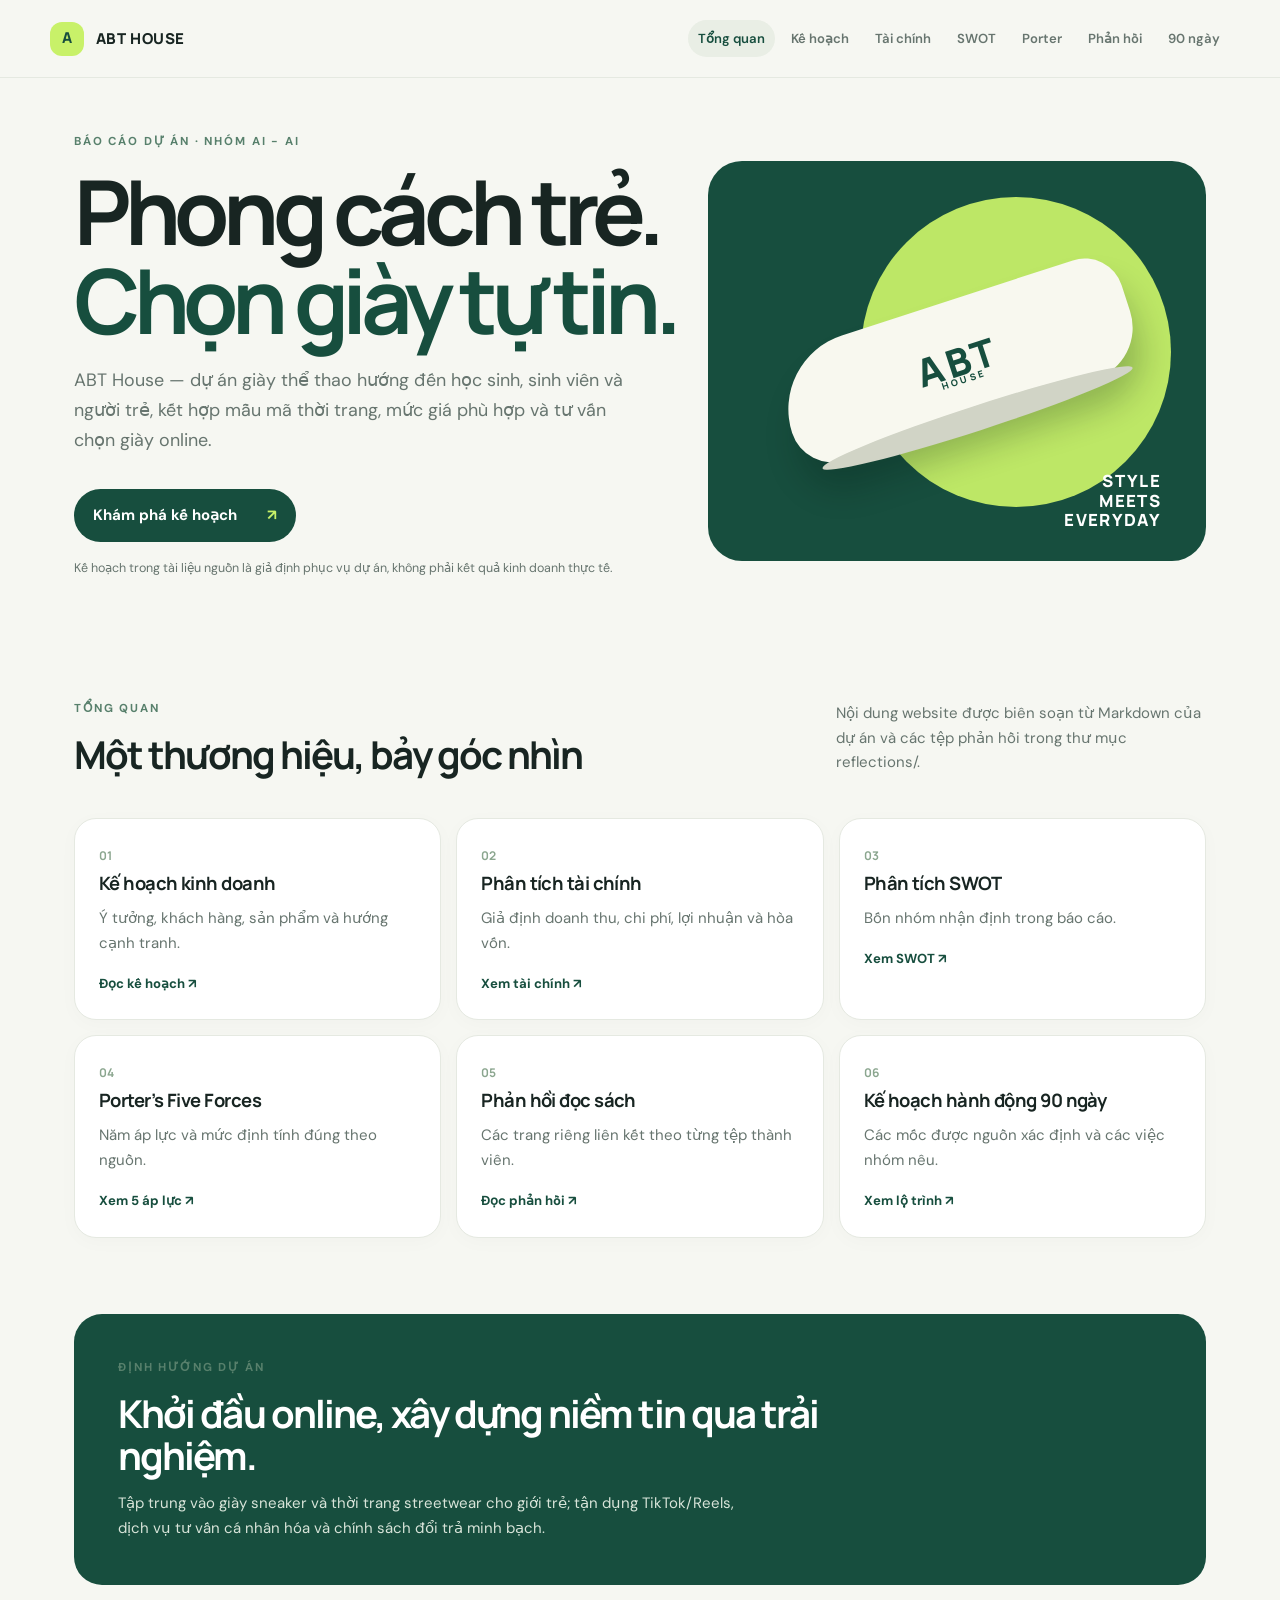
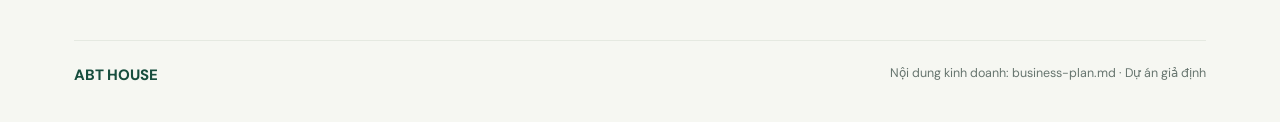
<file: index.html>
<!doctype html>
<html lang="vi"><head><meta charset="utf-8"><meta name="viewport" content="width=device-width,initial-scale=1"><title>ABT House — Dự án khởi nghiệp</title><link rel="stylesheet" href="style.css"></head><body>
<header class="top"><a class="brand" href="index.html"><span class="mark">A</span> ABT HOUSE</a><nav><a class="active" href="index.html">Tổng quan</a><a href="business-plan.html">Kế hoạch</a><a href="financial-analysis.html">Tài chính</a><a href="swot.html">SWOT</a><a href="five-forces.html">Porter</a><a href="reflections.html">Phản hồi</a><a href="action-plan.html">90 ngày</a></nav></header>
<main class="wrap"><section class="hero"><div><p class="eyebrow">BÁO CÁO DỰ ÁN · NHÓM AI - AI</p><h1>Phong cách trẻ.<br><em>Chọn giày tự tin.</em></h1><p class="lead">ABT House — dự án giày thể thao hướng đến học sinh, sinh viên và người trẻ, kết hợp mẫu mã thời trang, mức giá phù hợp và tư vấn chọn giày online.</p><a class="button" href="business-plan.html">Khám phá kế hoạch <span>↗</span></a><p class="note">Kế hoạch trong tài liệu nguồn là giả định phục vụ dự án, không phải kết quả kinh doanh thực tế.</p></div><div class="hero-art"><div class="orb"></div><div class="shoe">ABT<span>HOUSE</span></div><div class="floating">STYLE<br>MEETS<br>EVERYDAY</div></div></section>
<section class="section"><div class="section-head"><div><p class="eyebrow">TỔNG QUAN</p><h2>Một thương hiệu, bảy góc nhìn</h2></div><p>Nội dung website được biên soạn từ Markdown của dự án và các tệp phản hồi trong thư mục reflections/.</p></div><div class="grid overview"><a class="tile" href="business-plan.html"><b>01</b><h3>Kế hoạch kinh doanh</h3><p>Ý tưởng, khách hàng, sản phẩm và hướng cạnh tranh.</p><span>Đọc kế hoạch ↗</span></a><a class="tile" href="financial-analysis.html"><b>02</b><h3>Phân tích tài chính</h3><p>Giả định doanh thu, chi phí, lợi nhuận và hòa vốn.</p><span>Xem tài chính ↗</span></a><a class="tile" href="swot.html"><b>03</b><h3>Phân tích SWOT</h3><p>Bốn nhóm nhận định trong báo cáo.</p><span>Xem SWOT ↗</span></a><a class="tile" href="five-forces.html"><b>04</b><h3>Porter’s Five Forces</h3><p>Năm áp lực và mức định tính đúng theo nguồn.</p><span>Xem 5 áp lực ↗</span></a><a class="tile" href="reflections.html"><b>05</b><h3>Phản hồi đọc sách</h3><p>Các trang riêng liên kết theo từng tệp thành viên.</p><span>Đọc phản hồi ↗</span></a><a class="tile" href="action-plan.html"><b>06</b><h3>Kế hoạch hành động 90 ngày</h3><p>Các mốc được nguồn xác định và các việc nhóm nêu.</p><span>Xem lộ trình ↗</span></a></div></section>
<section class="band"><p class="eyebrow">ĐỊNH HƯỚNG DỰ ÁN</p><h2>Khởi đầu online, xây dựng niềm tin qua trải nghiệm.</h2><p>Tập trung vào giày sneaker và thời trang streetwear cho giới trẻ; tận dụng TikTok/Reels, dịch vụ tư vấn cá nhân hóa và chính sách đổi trả minh bạch.</p></section><footer>ABT HOUSE <span>Nội dung kinh doanh: business-plan.md · Dự án giả định</span></footer></main></body></html>
</file>
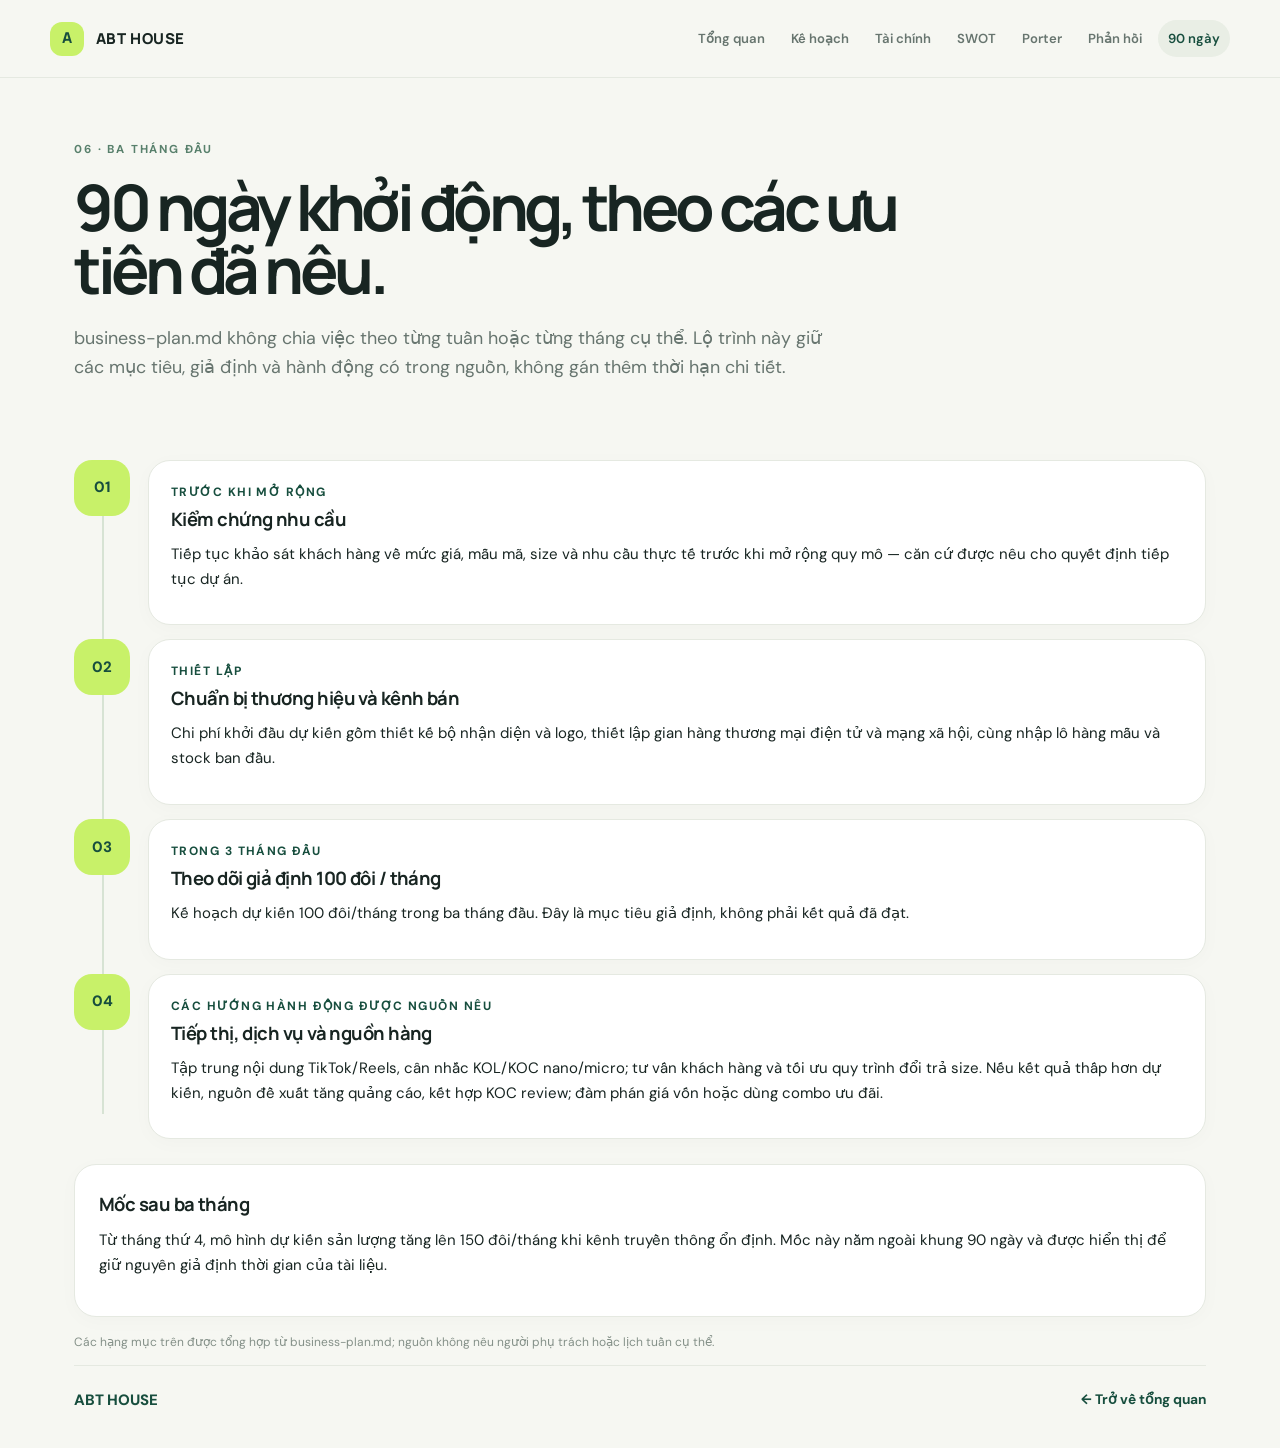
<file: action-plan.html>
<!doctype html><html lang="vi"><head><meta charset="utf-8"><meta name="viewport" content="width=device-width,initial-scale=1"><title>Kế hoạch hành động 90 ngày — ABT House</title><link rel="stylesheet" href="style.css"></head><body><header class="top"><a class="brand" href="index.html"><span class="mark">A</span> ABT HOUSE</a><nav><a href="index.html">Tổng quan</a><a href="business-plan.html">Kế hoạch</a><a href="financial-analysis.html">Tài chính</a><a href="swot.html">SWOT</a><a href="five-forces.html">Porter</a><a href="reflections.html">Phản hồi</a><a class="active" href="action-plan.html">90 ngày</a></nav></header><main class="wrap"><section class="page-hero"><p class="eyebrow">06 · BA THÁNG ĐẦU</p><h1>90 ngày khởi động, theo các ưu tiên đã nêu.</h1><p class="lead">business-plan.md không chia việc theo từng tuần hoặc từng tháng cụ thể. Lộ trình này giữ các mục tiêu, giả định và hành động có trong nguồn, không gán thêm thời hạn chi tiết.</p></section><div class="timeline"><div class="step"><div class="dot">01</div><article class="card"><span class="label">TRƯỚC KHI MỞ RỘNG</span><h3>Kiểm chứng nhu cầu</h3><p>Tiếp tục khảo sát khách hàng về mức giá, mẫu mã, size và nhu cầu thực tế trước khi mở rộng quy mô — căn cứ được nêu cho quyết định tiếp tục dự án.</p></article></div><div class="step"><div class="dot">02</div><article class="card"><span class="label">THIẾT LẬP</span><h3>Chuẩn bị thương hiệu và kênh bán</h3><p>Chi phí khởi đầu dự kiến gồm thiết kế bộ nhận diện và logo, thiết lập gian hàng thương mại điện tử và mạng xã hội, cùng nhập lô hàng mẫu và stock ban đầu.</p></article></div><div class="step"><div class="dot">03</div><article class="card"><span class="label">TRONG 3 THÁNG ĐẦU</span><h3>Theo dõi giả định 100 đôi / tháng</h3><p>Kế hoạch dự kiến 100 đôi/tháng trong ba tháng đầu. Đây là mục tiêu giả định, không phải kết quả đã đạt.</p></article></div><div class="step"><div class="dot">04</div><article class="card"><span class="label">CÁC HƯỚNG HÀNH ĐỘNG ĐƯỢC NGUỒN NÊU</span><h3>Tiếp thị, dịch vụ và nguồn hàng</h3><p>Tập trung nội dung TikTok/Reels, cân nhắc KOL/KOC nano/micro; tư vấn khách hàng và tối ưu quy trình đổi trả size. Nếu kết quả thấp hơn dự kiến, nguồn đề xuất tăng quảng cáo, kết hợp KOC review; đàm phán giá vốn hoặc dùng combo ưu đãi.</p></article></div></div><section class="card"><h3>Mốc sau ba tháng</h3><p>Từ tháng thứ 4, mô hình dự kiến sản lượng tăng lên 150 đôi/tháng khi kênh truyền thông ổn định. Mốc này nằm ngoài khung 90 ngày và được hiển thị để giữ nguyên giả định thời gian của tài liệu.</p></section><p class="source">Các hạng mục trên được tổng hợp từ business-plan.md; nguồn không nêu người phụ trách hoặc lịch tuần cụ thể.</p><footer>ABT HOUSE <span><a class="back" href="index.html">← Trở về tổng quan</a></span></footer></main></body></html>
</file>
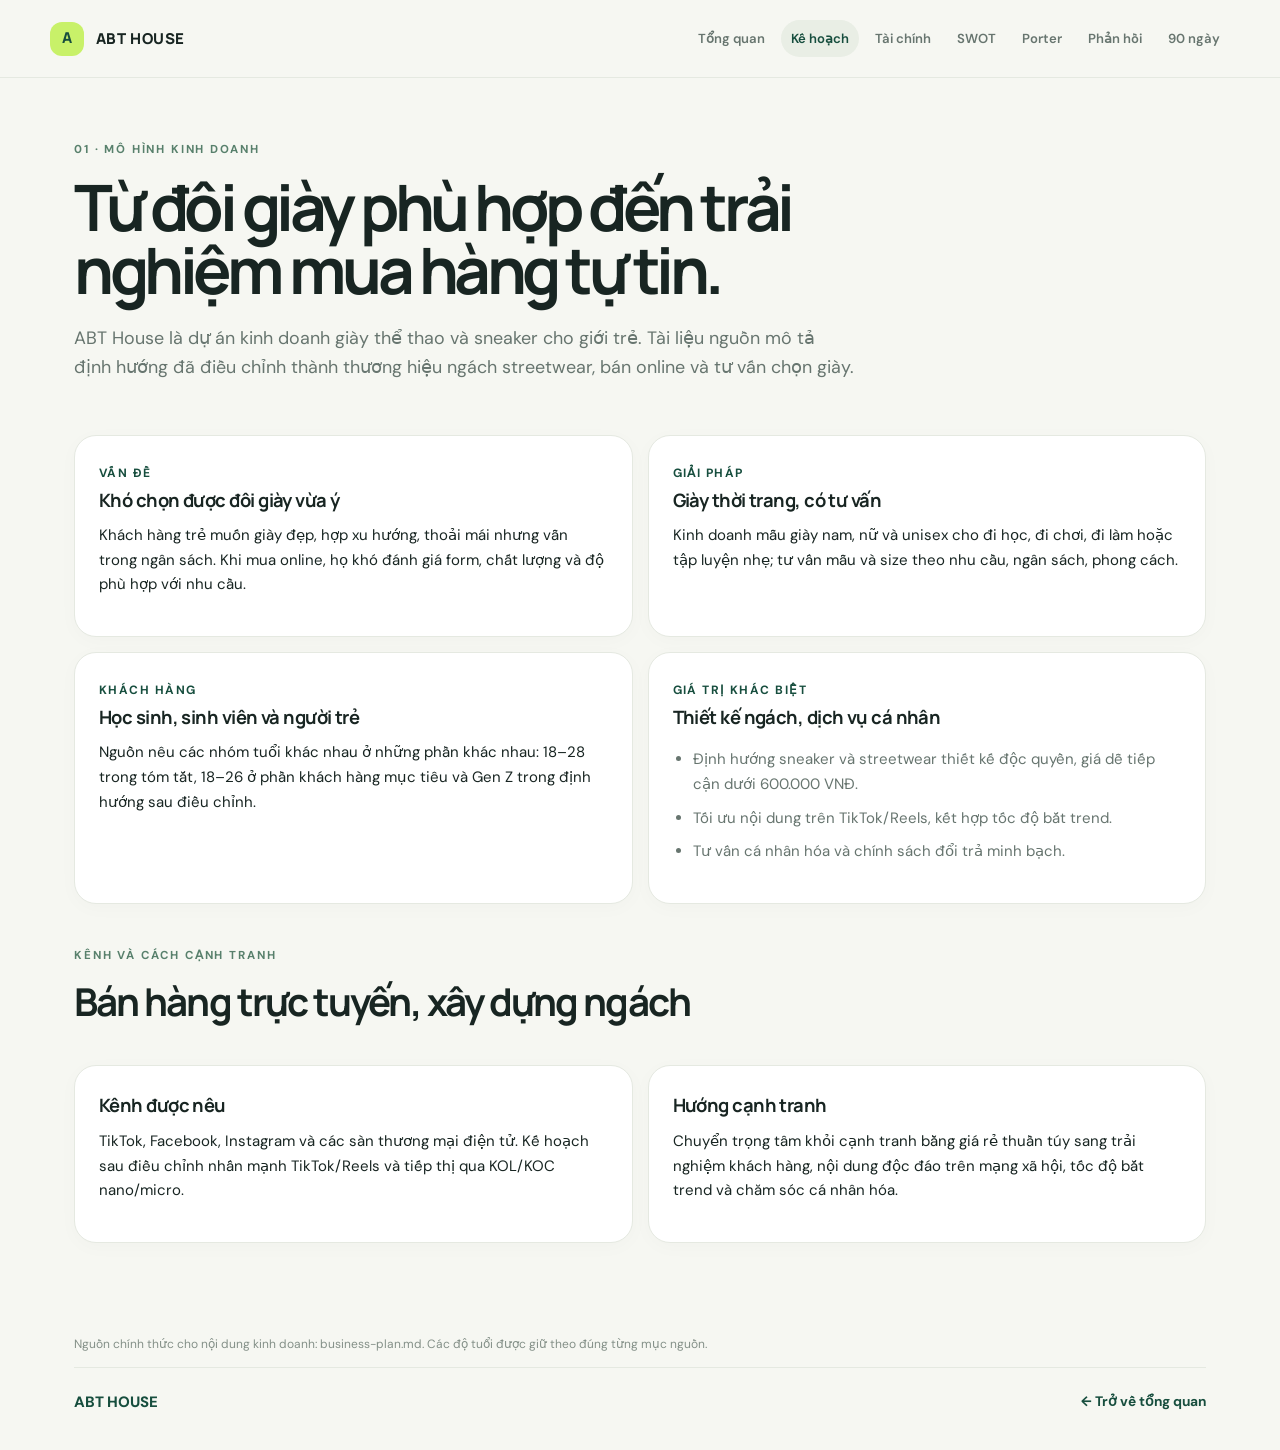
<file: business-plan.html>
<!doctype html><html lang="vi"><head><meta charset="utf-8"><meta name="viewport" content="width=device-width,initial-scale=1"><title>Kế hoạch kinh doanh — ABT House</title><link rel="stylesheet" href="style.css"></head><body><header class="top"><a class="brand" href="index.html"><span class="mark">A</span> ABT HOUSE</a><nav><a href="index.html">Tổng quan</a><a class="active" href="business-plan.html">Kế hoạch</a><a href="financial-analysis.html">Tài chính</a><a href="swot.html">SWOT</a><a href="five-forces.html">Porter</a><a href="reflections.html">Phản hồi</a><a href="action-plan.html">90 ngày</a></nav></header><main class="wrap"><section class="page-hero"><p class="eyebrow">01 · MÔ HÌNH KINH DOANH</p><h1>Từ đôi giày phù hợp đến trải nghiệm mua hàng tự tin.</h1><p class="lead">ABT House là dự án kinh doanh giày thể thao và sneaker cho giới trẻ. Tài liệu nguồn mô tả định hướng đã điều chỉnh thành thương hiệu ngách streetwear, bán online và tư vấn chọn giày.</p></section><section class="grid content-grid"><article class="card"><span class="label">VẤN ĐỀ</span><h3>Khó chọn được đôi giày vừa ý</h3><p>Khách hàng trẻ muốn giày đẹp, hợp xu hướng, thoải mái nhưng vẫn trong ngân sách. Khi mua online, họ khó đánh giá form, chất lượng và độ phù hợp với nhu cầu.</p></article><article class="card"><span class="label">GIẢI PHÁP</span><h3>Giày thời trang, có tư vấn</h3><p>Kinh doanh mẫu giày nam, nữ và unisex cho đi học, đi chơi, đi làm hoặc tập luyện nhẹ; tư vấn mẫu và size theo nhu cầu, ngân sách, phong cách.</p></article><article class="card"><span class="label">KHÁCH HÀNG</span><h3>Học sinh, sinh viên và người trẻ</h3><p>Nguồn nêu các nhóm tuổi khác nhau ở những phần khác nhau: 18–28 trong tóm tắt, 18–26 ở phần khách hàng mục tiêu và Gen Z trong định hướng sau điều chỉnh.</p></article><article class="card"><span class="label">GIÁ TRỊ KHÁC BIỆT</span><h3>Thiết kế ngách, dịch vụ cá nhân</h3><ul class="list"><li>Định hướng sneaker và streetwear thiết kế độc quyền, giá dễ tiếp cận dưới 600.000 VNĐ.</li><li>Tối ưu nội dung trên TikTok/Reels, kết hợp tốc độ bắt trend.</li><li>Tư vấn cá nhân hóa và chính sách đổi trả minh bạch.</li></ul></article></section><section class="section"><div class="section-head"><div><p class="eyebrow">KÊNH VÀ CÁCH CẠNH TRANH</p><h2>Bán hàng trực tuyến, xây dựng ngách</h2></div></div><div class="grid content-grid"><div class="card"><h3>Kênh được nêu</h3><p>TikTok, Facebook, Instagram và các sàn thương mại điện tử. Kế hoạch sau điều chỉnh nhấn mạnh TikTok/Reels và tiếp thị qua KOL/KOC nano/micro.</p></div><div class="card"><h3>Hướng cạnh tranh</h3><p>Chuyển trọng tâm khỏi cạnh tranh bằng giá rẻ thuần túy sang trải nghiệm khách hàng, nội dung độc đáo trên mạng xã hội, tốc độ bắt trend và chăm sóc cá nhân hóa.</p></div></div></section><p class="source">Nguồn chính thức cho nội dung kinh doanh: business-plan.md. Các độ tuổi được giữ theo đúng từng mục nguồn.</p><footer>ABT HOUSE <span><a class="back" href="index.html">← Trở về tổng quan</a></span></footer></main></body></html>
</file>
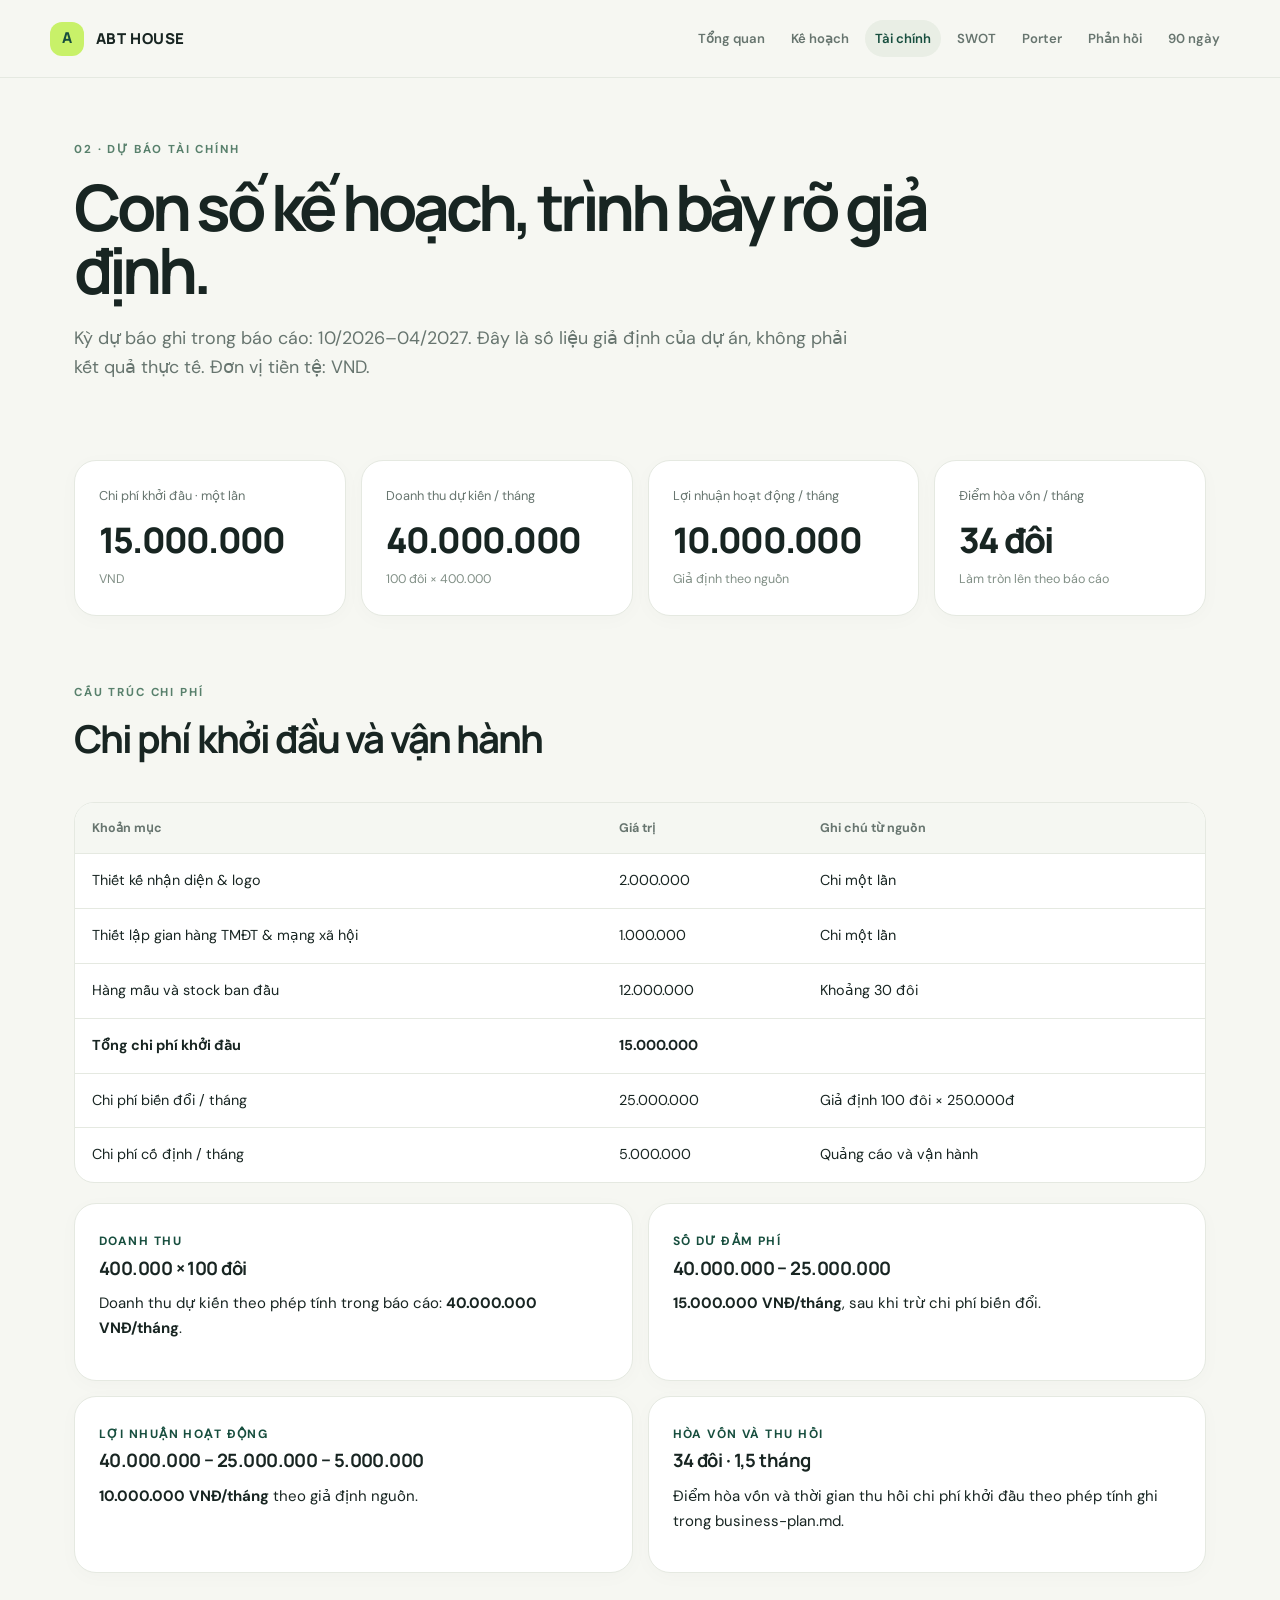
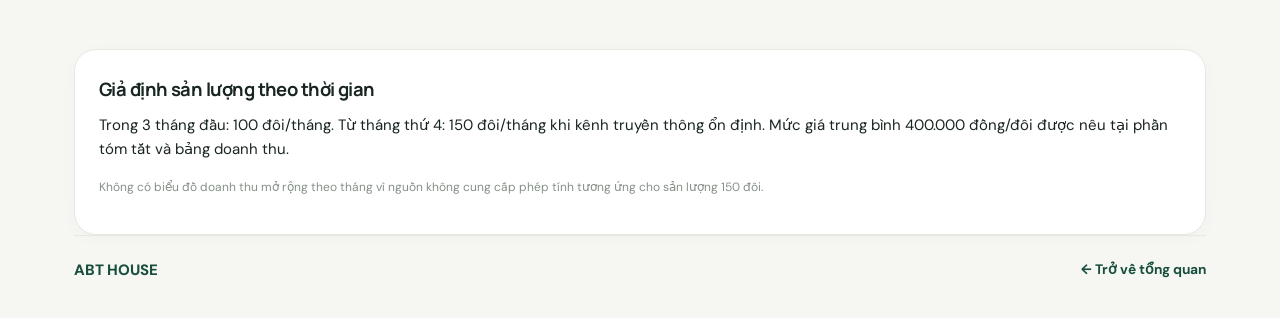
<file: financial-analysis.html>
<!doctype html><html lang="vi"><head><meta charset="utf-8"><meta name="viewport" content="width=device-width,initial-scale=1"><title>Phân tích tài chính — ABT House</title><link rel="stylesheet" href="style.css"></head><body><header class="top"><a class="brand" href="index.html"><span class="mark">A</span> ABT HOUSE</a><nav><a href="index.html">Tổng quan</a><a href="business-plan.html">Kế hoạch</a><a class="active" href="financial-analysis.html">Tài chính</a><a href="swot.html">SWOT</a><a href="five-forces.html">Porter</a><a href="reflections.html">Phản hồi</a><a href="action-plan.html">90 ngày</a></nav></header><main class="wrap"><section class="page-hero"><p class="eyebrow">02 · DỰ BÁO TÀI CHÍNH</p><h1>Con số kế hoạch, trình bày rõ giả định.</h1><p class="lead">Kỳ dự báo ghi trong báo cáo: 10/2026–04/2027. Đây là số liệu giả định của dự án, không phải kết quả thực tế. Đơn vị tiền tệ: VND.</p></section><div class="grid kpis"><div class="metric"><label>Chi phí khởi đầu · một lần</label><strong>15.000.000</strong><small>VND</small></div><div class="metric"><label>Doanh thu dự kiến / tháng</label><strong>40.000.000</strong><small>100 đôi × 400.000</small></div><div class="metric"><label>Lợi nhuận hoạt động / tháng</label><strong>10.000.000</strong><small>Giả định theo nguồn</small></div><div class="metric"><label>Điểm hòa vốn / tháng</label><strong>34 đôi</strong><small>Làm tròn lên theo báo cáo</small></div></div><section class="section"><div class="section-head"><div><p class="eyebrow">CẤU TRÚC CHI PHÍ</p><h2>Chi phí khởi đầu và vận hành</h2></div></div><div class="table-wrap"><table><thead><tr><th>Khoản mục</th><th>Giá trị</th><th>Ghi chú từ nguồn</th></tr></thead><tbody><tr><td>Thiết kế nhận diện & logo</td><td>2.000.000</td><td>Chi một lần</td></tr><tr><td>Thiết lập gian hàng TMĐT & mạng xã hội</td><td>1.000.000</td><td>Chi một lần</td></tr><tr><td>Hàng mẫu và stock ban đầu</td><td>12.000.000</td><td>Khoảng 30 đôi</td></tr><tr><td><b>Tổng chi phí khởi đầu</b></td><td><b>15.000.000</b></td><td></td></tr><tr><td>Chi phí biến đổi / tháng</td><td>25.000.000</td><td>Giả định 100 đôi × 250.000đ</td></tr><tr><td>Chi phí cố định / tháng</td><td>5.000.000</td><td>Quảng cáo và vận hành</td></tr></tbody></table></div><div class="grid content-grid"><article class="card"><span class="label">DOANH THU</span><h3>400.000 × 100 đôi</h3><p>Doanh thu dự kiến theo phép tính trong báo cáo: <b>40.000.000 VNĐ/tháng</b>.</p></article><article class="card"><span class="label">SỐ DƯ ĐẢM PHÍ</span><h3>40.000.000 − 25.000.000</h3><p><b>15.000.000 VNĐ/tháng</b>, sau khi trừ chi phí biến đổi.</p></article><article class="card"><span class="label">LỢI NHUẬN HOẠT ĐỘNG</span><h3>40.000.000 − 25.000.000 − 5.000.000</h3><p><b>10.000.000 VNĐ/tháng</b> theo giả định nguồn.</p></article><article class="card"><span class="label">HÒA VỐN VÀ THU HỒI</span><h3>34 đôi · 1,5 tháng</h3><p>Điểm hòa vốn và thời gian thu hồi chi phí khởi đầu theo phép tính ghi trong business-plan.md.</p></article></div></section><section class="card"><h3>Giả định sản lượng theo thời gian</h3><p>Trong 3 tháng đầu: 100 đôi/tháng. Từ tháng thứ 4: 150 đôi/tháng khi kênh truyền thông ổn định. Mức giá trung bình 400.000 đồng/đôi được nêu tại phần tóm tắt và bảng doanh thu.</p><p class="source">Không có biểu đồ doanh thu mở rộng theo tháng vì nguồn không cung cấp phép tính tương ứng cho sản lượng 150 đôi.</p></section><footer>ABT HOUSE <span><a class="back" href="index.html">← Trở về tổng quan</a></span></footer></main></body></html>
</file>
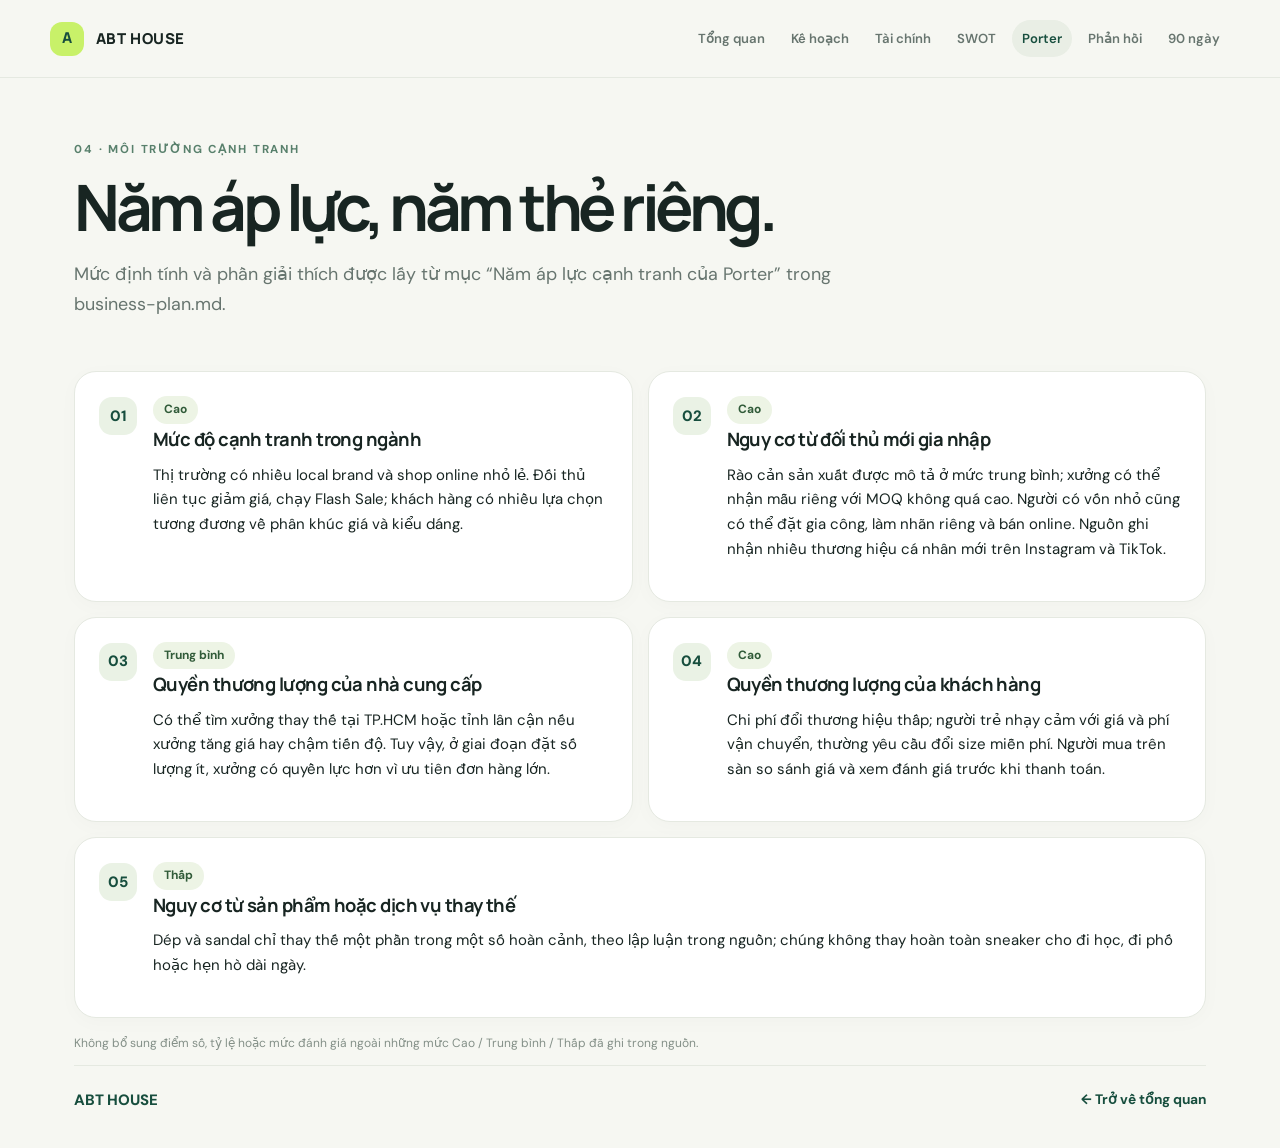
<file: five-forces.html>
<!doctype html><html lang="vi"><head><meta charset="utf-8"><meta name="viewport" content="width=device-width,initial-scale=1"><title>Porter’s Five Forces — ABT House</title><link rel="stylesheet" href="style.css"></head><body><header class="top"><a class="brand" href="index.html"><span class="mark">A</span> ABT HOUSE</a><nav><a href="index.html">Tổng quan</a><a href="business-plan.html">Kế hoạch</a><a href="financial-analysis.html">Tài chính</a><a href="swot.html">SWOT</a><a class="active" href="five-forces.html">Porter</a><a href="reflections.html">Phản hồi</a><a href="action-plan.html">90 ngày</a></nav></header><main class="wrap"><section class="page-hero"><p class="eyebrow">04 · MÔI TRƯỜNG CẠNH TRANH</p><h1>Năm áp lực, năm thẻ riêng.</h1><p class="lead">Mức định tính và phần giải thích được lấy từ mục “Năm áp lực cạnh tranh của Porter” trong business-plan.md.</p></section><div class="grid force-grid"><article class="force"><span class="num">01</span><span class="level">Cao</span><h3>Mức độ cạnh tranh trong ngành</h3><p>Thị trường có nhiều local brand và shop online nhỏ lẻ. Đối thủ liên tục giảm giá, chạy Flash Sale; khách hàng có nhiều lựa chọn tương đương về phân khúc giá và kiểu dáng.</p></article><article class="force"><span class="num">02</span><span class="level">Cao</span><h3>Nguy cơ từ đối thủ mới gia nhập</h3><p>Rào cản sản xuất được mô tả ở mức trung bình; xưởng có thể nhận mẫu riêng với MOQ không quá cao. Người có vốn nhỏ cũng có thể đặt gia công, làm nhãn riêng và bán online. Nguồn ghi nhận nhiều thương hiệu cá nhân mới trên Instagram và TikTok.</p></article><article class="force"><span class="num">03</span><span class="level">Trung bình</span><h3>Quyền thương lượng của nhà cung cấp</h3><p>Có thể tìm xưởng thay thế tại TP.HCM hoặc tỉnh lân cận nếu xưởng tăng giá hay chậm tiến độ. Tuy vậy, ở giai đoạn đặt số lượng ít, xưởng có quyền lực hơn vì ưu tiên đơn hàng lớn.</p></article><article class="force"><span class="num">04</span><span class="level">Cao</span><h3>Quyền thương lượng của khách hàng</h3><p>Chi phí đổi thương hiệu thấp; người trẻ nhạy cảm với giá và phí vận chuyển, thường yêu cầu đổi size miễn phí. Người mua trên sàn so sánh giá và xem đánh giá trước khi thanh toán.</p></article><article class="force"><span class="num">05</span><span class="level">Thấp</span><h3>Nguy cơ từ sản phẩm hoặc dịch vụ thay thế</h3><p>Dép và sandal chỉ thay thế một phần trong một số hoàn cảnh, theo lập luận trong nguồn; chúng không thay hoàn toàn sneaker cho đi học, đi phố hoặc hẹn hò dài ngày.</p></article></div><p class="source">Không bổ sung điểm số, tỷ lệ hoặc mức đánh giá ngoài những mức Cao / Trung bình / Thấp đã ghi trong nguồn.</p><footer>ABT HOUSE <span><a class="back" href="index.html">← Trở về tổng quan</a></span></footer></main></body></html>
</file>
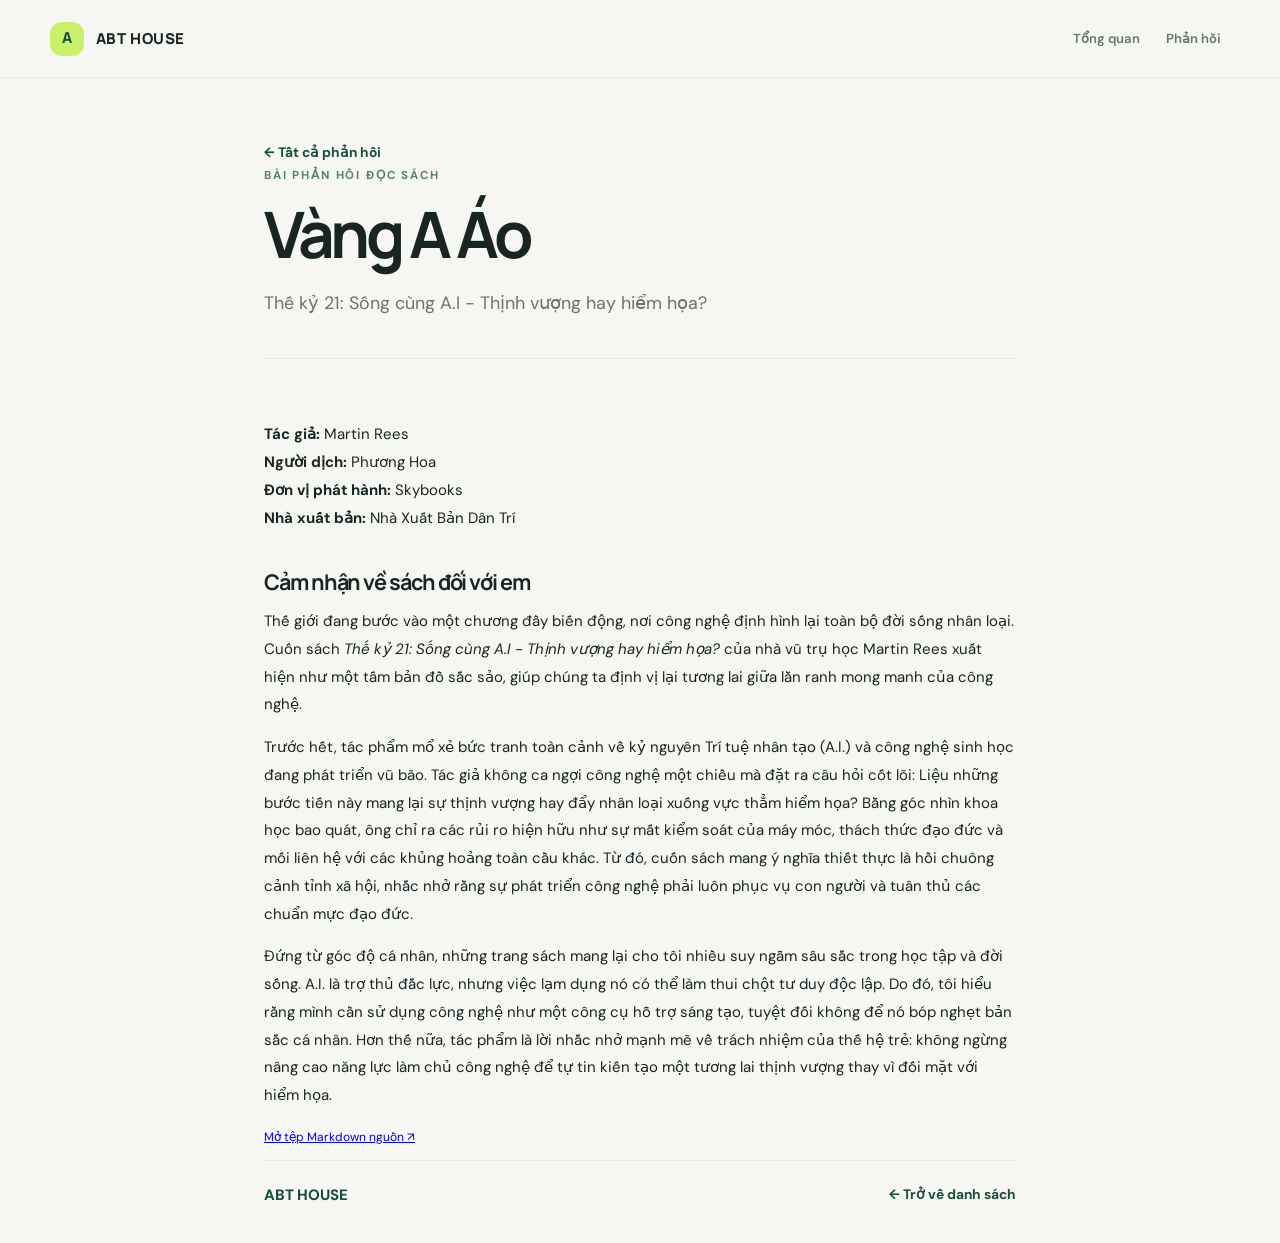
<file: reflection-1.html>
<!doctype html><html lang="vi"><head><meta charset="utf-8"><meta name="viewport" content="width=device-width,initial-scale=1"><title>Phản hồi — Vàng A Áo</title><link rel="stylesheet" href="style.css"></head><body><header class="top"><a class="brand" href="index.html"><span class="mark">A</span> ABT HOUSE</a><nav><a href="index.html">Tổng quan</a><a href="reflections.html">Phản hồi</a></nav></header><main class="wrap article"><section class="page-hero"><a class="back" href="reflections.html">← Tất cả phản hồi</a><div class="article-head"><p class="eyebrow">BÀI PHẢN HỒI ĐỌC SÁCH</p><h1>Vàng A Áo</h1><p class="lead">Thế kỷ 21: Sống cùng A.I - Thịnh vượng hay hiểm họa?</p></div></section><article><p><b>Tác giả:</b> Martin Rees<br><b>Người dịch:</b> Phương Hoa<br><b>Đơn vị phát hành:</b> Skybooks<br><b>Nhà xuất bản:</b> Nhà Xuất Bản Dân Trí</p><h2>Cảm nhận về sách đối với em</h2><p>Thế giới đang bước vào một chương đầy biến động, nơi công nghệ định hình lại toàn bộ đời sống nhân loại. Cuốn sách <i>Thế kỷ 21: Sống cùng A.I - Thịnh vượng hay hiểm họa?</i> của nhà vũ trụ học Martin Rees xuất hiện như một tấm bản đồ sắc sảo, giúp chúng ta định vị lại tương lai giữa lằn ranh mong manh của công nghệ.</p><p>Trước hết, tác phẩm mổ xẻ bức tranh toàn cảnh về kỷ nguyên Trí tuệ nhân tạo (A.I.) và công nghệ sinh học đang phát triển vũ bão. Tác giả không ca ngợi công nghệ một chiều mà đặt ra câu hỏi cốt lõi: Liệu những bước tiến này mang lại sự thịnh vượng hay đẩy nhân loại xuống vực thẳm hiểm họa? Bằng góc nhìn khoa học bao quát, ông chỉ ra các rủi ro hiện hữu như sự mất kiểm soát của máy móc, thách thức đạo đức và mối liên hệ với các khủng hoảng toàn cầu khác. Từ đó, cuốn sách mang ý nghĩa thiết thực là hồi chuông cảnh tỉnh xã hội, nhắc nhở rằng sự phát triển công nghệ phải luôn phục vụ con người và tuân thủ các chuẩn mực đạo đức.</p><p>Đứng từ góc độ cá nhân, những trang sách mang lại cho tôi nhiều suy ngẫm sâu sắc trong học tập và đời sống. A.I. là trợ thủ đắc lực, nhưng việc lạm dụng nó có thể làm thui chột tư duy độc lập. Do đó, tôi hiểu rằng mình cần sử dụng công nghệ như một công cụ hỗ trợ sáng tạo, tuyệt đối không để nó bóp nghẹt bản sắc cá nhân. Hơn thế nữa, tác phẩm là lời nhắc nhở mạnh mẽ về trách nhiệm của thế hệ trẻ: không ngừng nâng cao năng lực làm chủ công nghệ để tự tin kiến tạo một tương lai thịnh vượng thay vì đối mặt với hiểm họa.</p></article><p class="source"><a href="reflections/24030253_V%C3%A0ng%20A%20%C3%81o.md">Mở tệp Markdown nguồn ↗</a></p><footer>ABT HOUSE <span><a class="back" href="reflections.html">← Trở về danh sách</a></span></footer></main></body></html>
</file>
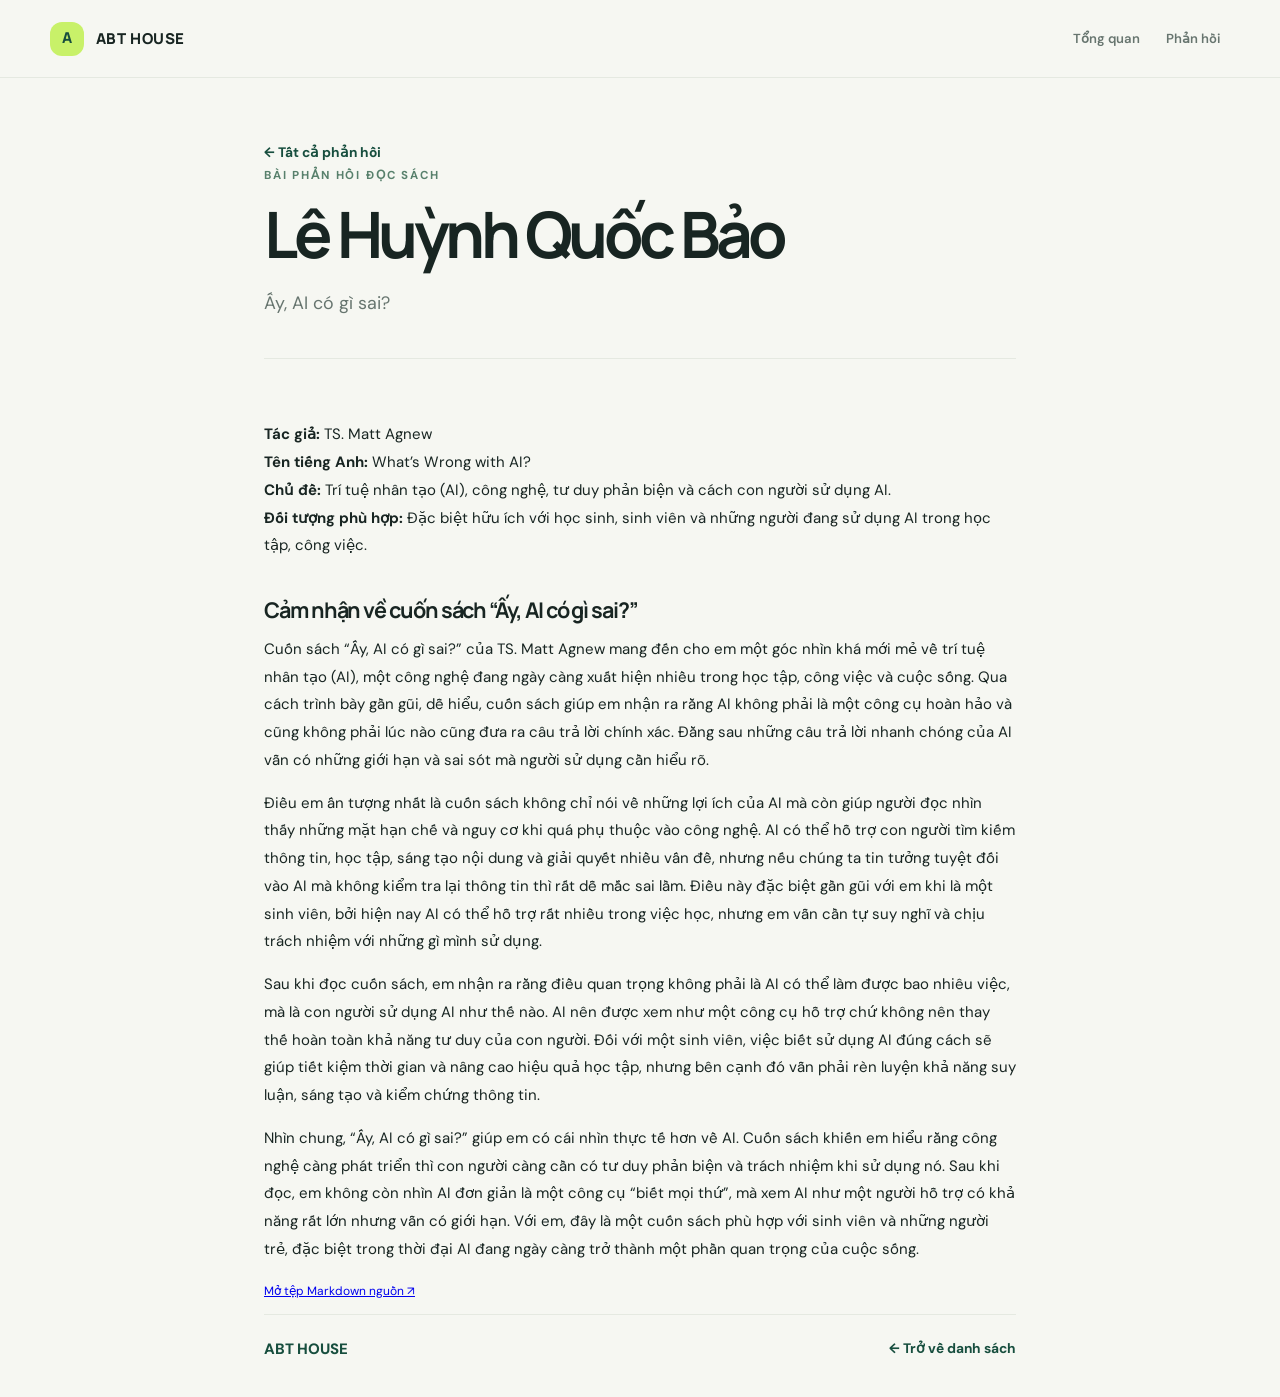
<file: reflection-2.html>
<!doctype html><html lang="vi"><head><meta charset="utf-8"><meta name="viewport" content="width=device-width,initial-scale=1"><title>Phản hồi — Lê Huỳnh Quốc Bảo</title><link rel="stylesheet" href="style.css"></head><body><header class="top"><a class="brand" href="index.html"><span class="mark">A</span> ABT HOUSE</a><nav><a href="index.html">Tổng quan</a><a href="reflections.html">Phản hồi</a></nav></header><main class="wrap article"><section class="page-hero"><a class="back" href="reflections.html">← Tất cả phản hồi</a><div class="article-head"><p class="eyebrow">BÀI PHẢN HỒI ĐỌC SÁCH</p><h1>Lê Huỳnh Quốc Bảo</h1><p class="lead">Ấy, AI có gì sai?</p></div></section><article><p><b>Tác giả:</b> TS. Matt Agnew<br><b>Tên tiếng Anh:</b> What’s Wrong with AI?<br><b>Chủ đề:</b> Trí tuệ nhân tạo (AI), công nghệ, tư duy phản biện và cách con người sử dụng AI.<br><b>Đối tượng phù hợp:</b> Đặc biệt hữu ích với học sinh, sinh viên và những người đang sử dụng AI trong học tập, công việc.</p><h2>Cảm nhận về cuốn sách “Ấy, AI có gì sai?”</h2><p>Cuốn sách “Ấy, AI có gì sai?” của TS. Matt Agnew mang đến cho em một góc nhìn khá mới mẻ về trí tuệ nhân tạo (AI), một công nghệ đang ngày càng xuất hiện nhiều trong học tập, công việc và cuộc sống. Qua cách trình bày gần gũi, dễ hiểu, cuốn sách giúp em nhận ra rằng AI không phải là một công cụ hoàn hảo và cũng không phải lúc nào cũng đưa ra câu trả lời chính xác. Đằng sau những câu trả lời nhanh chóng của AI vẫn có những giới hạn và sai sót mà người sử dụng cần hiểu rõ.</p><p>Điều em ấn tượng nhất là cuốn sách không chỉ nói về những lợi ích của AI mà còn giúp người đọc nhìn thấy những mặt hạn chế và nguy cơ khi quá phụ thuộc vào công nghệ. AI có thể hỗ trợ con người tìm kiếm thông tin, học tập, sáng tạo nội dung và giải quyết nhiều vấn đề, nhưng nếu chúng ta tin tưởng tuyệt đối vào AI mà không kiểm tra lại thông tin thì rất dễ mắc sai lầm. Điều này đặc biệt gần gũi với em khi là một sinh viên, bởi hiện nay AI có thể hỗ trợ rất nhiều trong việc học, nhưng em vẫn cần tự suy nghĩ và chịu trách nhiệm với những gì mình sử dụng.</p><p>Sau khi đọc cuốn sách, em nhận ra rằng điều quan trọng không phải là AI có thể làm được bao nhiêu việc, mà là con người sử dụng AI như thế nào. AI nên được xem như một công cụ hỗ trợ chứ không nên thay thế hoàn toàn khả năng tư duy của con người. Đối với một sinh viên, việc biết sử dụng AI đúng cách sẽ giúp tiết kiệm thời gian và nâng cao hiệu quả học tập, nhưng bên cạnh đó vẫn phải rèn luyện khả năng suy luận, sáng tạo và kiểm chứng thông tin.</p><p>Nhìn chung, “Ấy, AI có gì sai?” giúp em có cái nhìn thực tế hơn về AI. Cuốn sách khiến em hiểu rằng công nghệ càng phát triển thì con người càng cần có tư duy phản biện và trách nhiệm khi sử dụng nó. Sau khi đọc, em không còn nhìn AI đơn giản là một công cụ “biết mọi thứ”, mà xem AI như một người hỗ trợ có khả năng rất lớn nhưng vẫn có giới hạn. Với em, đây là một cuốn sách phù hợp với sinh viên và những người trẻ, đặc biệt trong thời đại AI đang ngày càng trở thành một phần quan trọng của cuộc sống.</p></article><p class="source"><a href="reflections/24030229_L%C3%AA%20Hu%E1%BB%B3nh%20Qu%E1%BB%91c%20B%E1%BA%A3o.md">Mở tệp Markdown nguồn ↗</a></p><footer>ABT HOUSE <span><a class="back" href="reflections.html">← Trở về danh sách</a></span></footer></main></body></html>
</file>
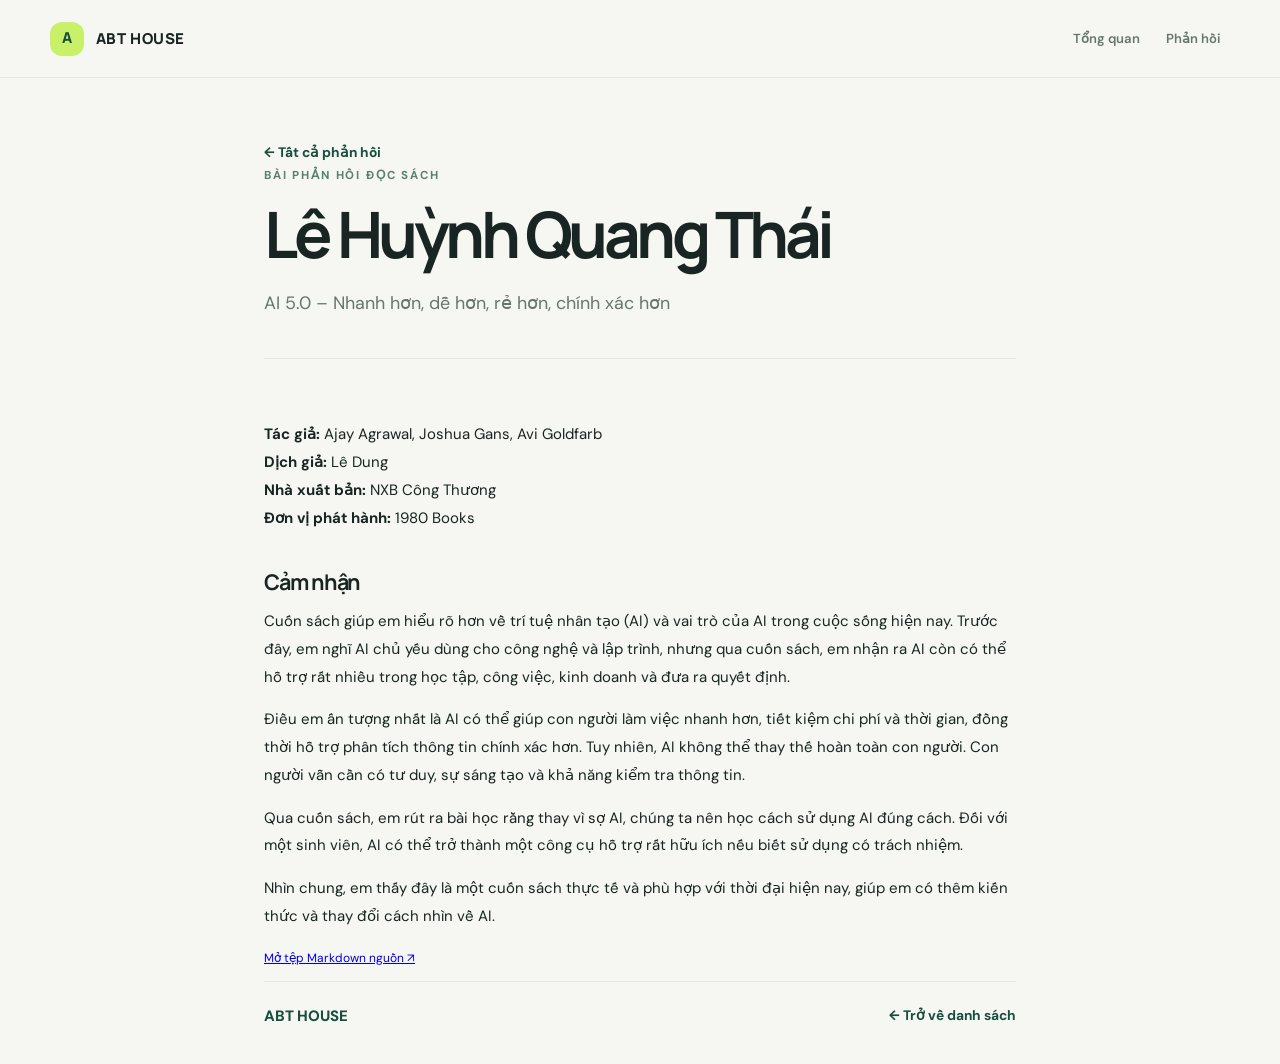
<file: reflection-3.html>
<!doctype html><html lang="vi"><head><meta charset="utf-8"><meta name="viewport" content="width=device-width,initial-scale=1"><title>Phản hồi — Lê Huỳnh Quang Thái</title><link rel="stylesheet" href="style.css"></head><body><header class="top"><a class="brand" href="index.html"><span class="mark">A</span> ABT HOUSE</a><nav><a href="index.html">Tổng quan</a><a href="reflections.html">Phản hồi</a></nav></header><main class="wrap article"><section class="page-hero"><a class="back" href="reflections.html">← Tất cả phản hồi</a><div class="article-head"><p class="eyebrow">BÀI PHẢN HỒI ĐỌC SÁCH</p><h1>Lê Huỳnh Quang Thái</h1><p class="lead">AI 5.0 – Nhanh hơn, dễ hơn, rẻ hơn, chính xác hơn</p></div></section><article><p><b>Tác giả:</b> Ajay Agrawal, Joshua Gans, Avi Goldfarb<br><b>Dịch giả:</b> Lê Dung<br><b>Nhà xuất bản:</b> NXB Công Thương<br><b>Đơn vị phát hành:</b> 1980 Books</p><h2>Cảm nhận</h2><p>Cuốn sách giúp em hiểu rõ hơn về trí tuệ nhân tạo (AI) và vai trò của AI trong cuộc sống hiện nay. Trước đây, em nghĩ AI chủ yếu dùng cho công nghệ và lập trình, nhưng qua cuốn sách, em nhận ra AI còn có thể hỗ trợ rất nhiều trong học tập, công việc, kinh doanh và đưa ra quyết định.</p><p>Điều em ấn tượng nhất là AI có thể giúp con người làm việc nhanh hơn, tiết kiệm chi phí và thời gian, đồng thời hỗ trợ phân tích thông tin chính xác hơn. Tuy nhiên, AI không thể thay thế hoàn toàn con người. Con người vẫn cần có tư duy, sự sáng tạo và khả năng kiểm tra thông tin.</p><p>Qua cuốn sách, em rút ra bài học rằng thay vì sợ AI, chúng ta nên học cách sử dụng AI đúng cách. Đối với một sinh viên, AI có thể trở thành một công cụ hỗ trợ rất hữu ích nếu biết sử dụng có trách nhiệm.</p><p>Nhìn chung, em thấy đây là một cuốn sách thực tế và phù hợp với thời đại hiện nay, giúp em có thêm kiến thức và thay đổi cách nhìn về AI.</p></article><p class="source"><a href="reflections/24030228_L%C3%AA%20Hu%E1%BB%B3nh%20Quang%20Th%C3%A1i.md">Mở tệp Markdown nguồn ↗</a></p><footer>ABT HOUSE <span><a class="back" href="reflections.html">← Trở về danh sách</a></span></footer></main></body></html>
</file>
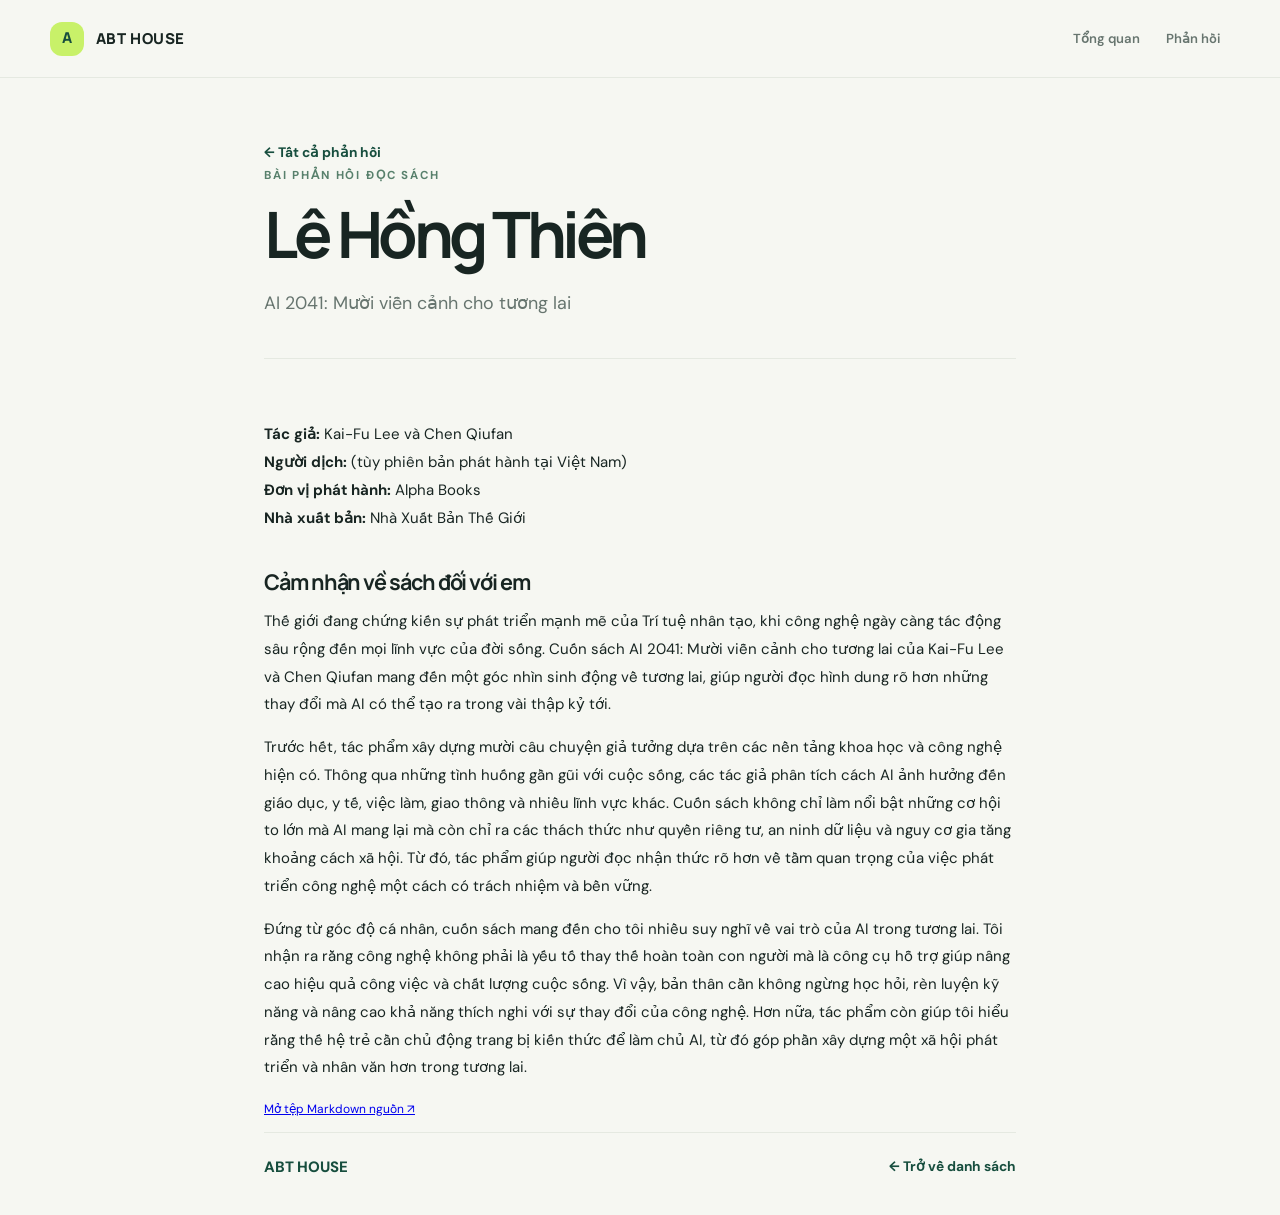
<file: reflection-4.html>
<!doctype html><html lang="vi"><head><meta charset="utf-8"><meta name="viewport" content="width=device-width,initial-scale=1"><title>Phản hồi — Lê Hồng Thiên</title><link rel="stylesheet" href="style.css"></head><body><header class="top"><a class="brand" href="index.html"><span class="mark">A</span> ABT HOUSE</a><nav><a href="index.html">Tổng quan</a><a href="reflections.html">Phản hồi</a></nav></header><main class="wrap article"><section class="page-hero"><a class="back" href="reflections.html">← Tất cả phản hồi</a><div class="article-head"><p class="eyebrow">BÀI PHẢN HỒI ĐỌC SÁCH</p><h1>Lê Hồng Thiên</h1><p class="lead">AI 2041: Mười viễn cảnh cho tương lai</p></div></section><article><p><b>Tác giả:</b> Kai-Fu Lee và Chen Qiufan<br><b>Người dịch:</b> (tùy phiên bản phát hành tại Việt Nam)<br><b>Đơn vị phát hành:</b> Alpha Books<br><b>Nhà xuất bản:</b> Nhà Xuất Bản Thế Giới</p><h2>Cảm nhận về sách đối với em</h2><p>Thế giới đang chứng kiến sự phát triển mạnh mẽ của Trí tuệ nhân tạo, khi công nghệ ngày càng tác động sâu rộng đến mọi lĩnh vực của đời sống. Cuốn sách AI 2041: Mười viễn cảnh cho tương lai của Kai-Fu Lee và Chen Qiufan mang đến một góc nhìn sinh động về tương lai, giúp người đọc hình dung rõ hơn những thay đổi mà AI có thể tạo ra trong vài thập kỷ tới.</p><p>Trước hết, tác phẩm xây dựng mười câu chuyện giả tưởng dựa trên các nền tảng khoa học và công nghệ hiện có. Thông qua những tình huống gần gũi với cuộc sống, các tác giả phân tích cách AI ảnh hưởng đến giáo dục, y tế, việc làm, giao thông và nhiều lĩnh vực khác. Cuốn sách không chỉ làm nổi bật những cơ hội to lớn mà AI mang lại mà còn chỉ ra các thách thức như quyền riêng tư, an ninh dữ liệu và nguy cơ gia tăng khoảng cách xã hội. Từ đó, tác phẩm giúp người đọc nhận thức rõ hơn về tầm quan trọng của việc phát triển công nghệ một cách có trách nhiệm và bền vững.</p><p>Đứng từ góc độ cá nhân, cuốn sách mang đến cho tôi nhiều suy nghĩ về vai trò của AI trong tương lai. Tôi nhận ra rằng công nghệ không phải là yếu tố thay thế hoàn toàn con người mà là công cụ hỗ trợ giúp nâng cao hiệu quả công việc và chất lượng cuộc sống. Vì vậy, bản thân cần không ngừng học hỏi, rèn luyện kỹ năng và nâng cao khả năng thích nghi với sự thay đổi của công nghệ. Hơn nữa, tác phẩm còn giúp tôi hiểu rằng thế hệ trẻ cần chủ động trang bị kiến thức để làm chủ AI, từ đó góp phần xây dựng một xã hội phát triển và nhân văn hơn trong tương lai.</p></article><p class="source"><a href="reflections/24030231_L%C3%AA%20H%E1%BB%93ng%20Thi%C3%AAn.md">Mở tệp Markdown nguồn ↗</a></p><footer>ABT HOUSE <span><a class="back" href="reflections.html">← Trở về danh sách</a></span></footer></main></body></html>
</file>
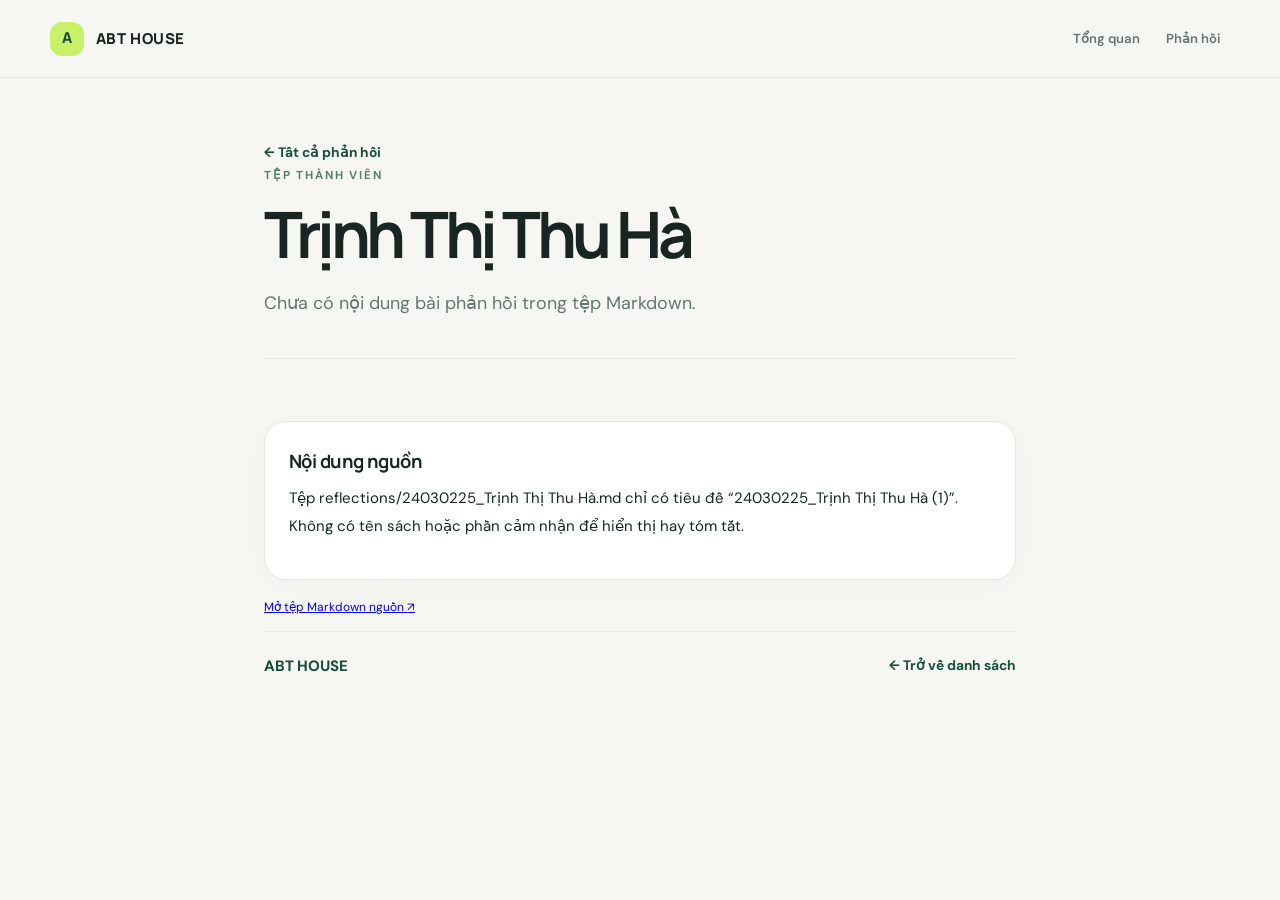
<file: reflection-5.html>
<!doctype html><html lang="vi"><head><meta charset="utf-8"><meta name="viewport" content="width=device-width,initial-scale=1"><title>Phản hồi — Trịnh Thị Thu Hà</title><link rel="stylesheet" href="style.css"></head><body><header class="top"><a class="brand" href="index.html"><span class="mark">A</span> ABT HOUSE</a><nav><a href="index.html">Tổng quan</a><a href="reflections.html">Phản hồi</a></nav></header><main class="wrap article"><section class="page-hero"><a class="back" href="reflections.html">← Tất cả phản hồi</a><div class="article-head"><p class="eyebrow">TỆP THÀNH VIÊN</p><h1>Trịnh Thị Thu Hà</h1><p class="lead">Chưa có nội dung bài phản hồi trong tệp Markdown.</p></div></section><article><div class="card"><h3>Nội dung nguồn</h3><p>Tệp reflections/24030225_Trịnh Thị Thu Hà.md chỉ có tiêu đề “24030225_Trịnh Thị Thu Hà (1)”. Không có tên sách hoặc phần cảm nhận để hiển thị hay tóm tắt.</p></div></article><p class="source"><a href="reflections/24030225_Tr%E1%BB%8Bnh%20Th%E1%BB%8B%20Thu%20H%C3%A0.md">Mở tệp Markdown nguồn ↗</a></p><footer>ABT HOUSE <span><a class="back" href="reflections.html">← Trở về danh sách</a></span></footer></main></body></html>
</file>
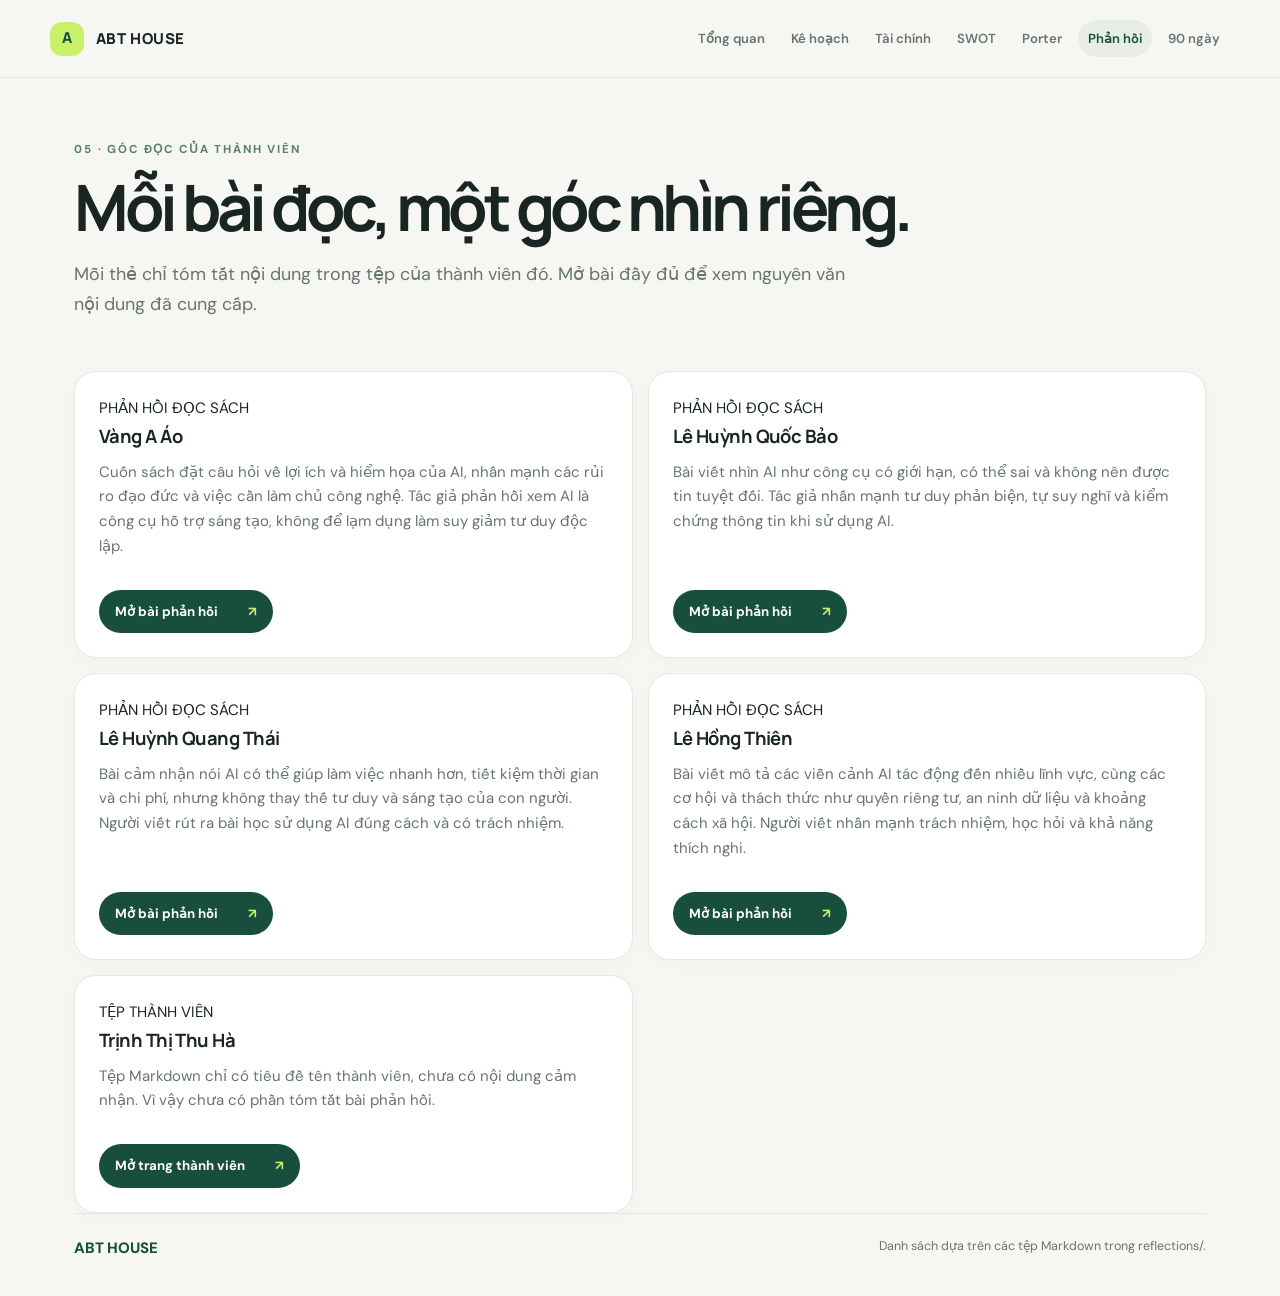
<file: reflections.html>
<!doctype html><html lang="vi"><head><meta charset="utf-8"><meta name="viewport" content="width=device-width,initial-scale=1"><title>Phản hồi đọc sách — ABT House</title><link rel="stylesheet" href="style.css"></head><body><header class="top"><a class="brand" href="index.html"><span class="mark">A</span> ABT HOUSE</a><nav><a href="index.html">Tổng quan</a><a href="business-plan.html">Kế hoạch</a><a href="financial-analysis.html">Tài chính</a><a href="swot.html">SWOT</a><a href="five-forces.html">Porter</a><a class="active" href="reflections.html">Phản hồi</a><a href="action-plan.html">90 ngày</a></nav></header><main class="wrap"><section class="page-hero"><p class="eyebrow">05 · GÓC ĐỌC CỦA THÀNH VIÊN</p><h1>Mỗi bài đọc, một góc nhìn riêng.</h1><p class="lead">Mỗi thẻ chỉ tóm tắt nội dung trong tệp của thành viên đó. Mở bài đầy đủ để xem nguyên văn nội dung đã cung cấp.</p></section><div class="grid reflection-grid"><article class="reflection-card"><span class="label">PHẢN HỒI ĐỌC SÁCH</span><h3>Vàng A Áo</h3><p>Cuốn sách đặt câu hỏi về lợi ích và hiểm họa của AI, nhấn mạnh các rủi ro đạo đức và việc cần làm chủ công nghệ. Tác giả phản hồi xem AI là công cụ hỗ trợ sáng tạo, không để lạm dụng làm suy giảm tư duy độc lập.</p><a class="button" href="reflection-1.html">Mở bài phản hồi <span>↗</span></a></article><article class="reflection-card"><span class="label">PHẢN HỒI ĐỌC SÁCH</span><h3>Lê Huỳnh Quốc Bảo</h3><p>Bài viết nhìn AI như công cụ có giới hạn, có thể sai và không nên được tin tuyệt đối. Tác giả nhấn mạnh tư duy phản biện, tự suy nghĩ và kiểm chứng thông tin khi sử dụng AI.</p><a class="button" href="reflection-2.html">Mở bài phản hồi <span>↗</span></a></article><article class="reflection-card"><span class="label">PHẢN HỒI ĐỌC SÁCH</span><h3>Lê Huỳnh Quang Thái</h3><p>Bài cảm nhận nói AI có thể giúp làm việc nhanh hơn, tiết kiệm thời gian và chi phí, nhưng không thay thế tư duy và sáng tạo của con người. Người viết rút ra bài học sử dụng AI đúng cách và có trách nhiệm.</p><a class="button" href="reflection-3.html">Mở bài phản hồi <span>↗</span></a></article><article class="reflection-card"><span class="label">PHẢN HỒI ĐỌC SÁCH</span><h3>Lê Hồng Thiên</h3><p>Bài viết mô tả các viễn cảnh AI tác động đến nhiều lĩnh vực, cùng các cơ hội và thách thức như quyền riêng tư, an ninh dữ liệu và khoảng cách xã hội. Người viết nhấn mạnh trách nhiệm, học hỏi và khả năng thích nghi.</p><a class="button" href="reflection-4.html">Mở bài phản hồi <span>↗</span></a></article><article class="reflection-card"><span class="label">TỆP THÀNH VIÊN</span><h3>Trịnh Thị Thu Hà</h3><p>Tệp Markdown chỉ có tiêu đề tên thành viên, chưa có nội dung cảm nhận. Vì vậy chưa có phần tóm tắt bài phản hồi.</p><a class="button" href="reflection-5.html">Mở trang thành viên <span>↗</span></a></article></div><footer>ABT HOUSE <span>Danh sách dựa trên các tệp Markdown trong reflections/.</span></footer></main></body></html>
</file>
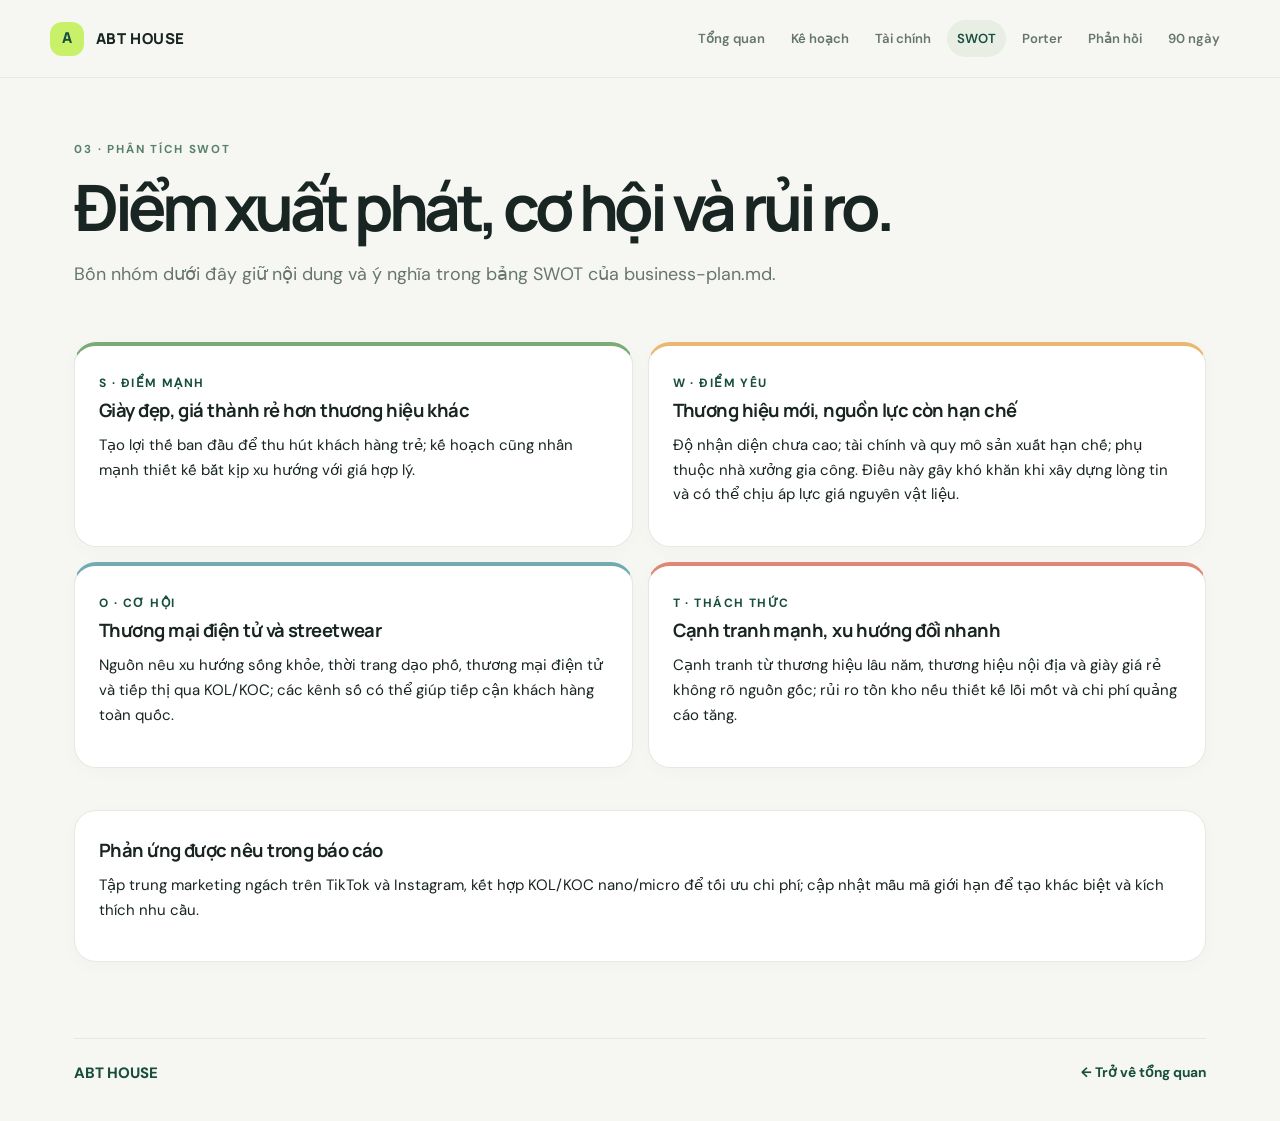
<file: swot.html>
<!doctype html><html lang="vi"><head><meta charset="utf-8"><meta name="viewport" content="width=device-width,initial-scale=1"><title>Phân tích SWOT — ABT House</title><link rel="stylesheet" href="style.css"></head><body><header class="top"><a class="brand" href="index.html"><span class="mark">A</span> ABT HOUSE</a><nav><a href="index.html">Tổng quan</a><a href="business-plan.html">Kế hoạch</a><a href="financial-analysis.html">Tài chính</a><a class="active" href="swot.html">SWOT</a><a href="five-forces.html">Porter</a><a href="reflections.html">Phản hồi</a><a href="action-plan.html">90 ngày</a></nav></header><main class="wrap"><section class="page-hero"><p class="eyebrow">03 · PHÂN TÍCH SWOT</p><h1>Điểm xuất phát, cơ hội và rủi ro.</h1><p class="lead">Bốn nhóm dưới đây giữ nội dung và ý nghĩa trong bảng SWOT của business-plan.md.</p></section><div class="grid swot"><article class="card"><span class="label">S · ĐIỂM MẠNH</span><h3>Giày đẹp, giá thành rẻ hơn thương hiệu khác</h3><p>Tạo lợi thế ban đầu để thu hút khách hàng trẻ; kế hoạch cũng nhấn mạnh thiết kế bắt kịp xu hướng với giá hợp lý.</p></article><article class="card"><span class="label">W · ĐIỂM YẾU</span><h3>Thương hiệu mới, nguồn lực còn hạn chế</h3><p>Độ nhận diện chưa cao; tài chính và quy mô sản xuất hạn chế; phụ thuộc nhà xưởng gia công. Điều này gây khó khăn khi xây dựng lòng tin và có thể chịu áp lực giá nguyên vật liệu.</p></article><article class="card"><span class="label">O · CƠ HỘI</span><h3>Thương mại điện tử và streetwear</h3><p>Nguồn nêu xu hướng sống khỏe, thời trang dạo phố, thương mại điện tử và tiếp thị qua KOL/KOC; các kênh số có thể giúp tiếp cận khách hàng toàn quốc.</p></article><article class="card"><span class="label">T · THÁCH THỨC</span><h3>Cạnh tranh mạnh, xu hướng đổi nhanh</h3><p>Cạnh tranh từ thương hiệu lâu năm, thương hiệu nội địa và giày giá rẻ không rõ nguồn gốc; rủi ro tồn kho nếu thiết kế lỗi mốt và chi phí quảng cáo tăng.</p></article></div><section class="section"><div class="card"><h3>Phản ứng được nêu trong báo cáo</h3><p>Tập trung marketing ngách trên TikTok và Instagram, kết hợp KOL/KOC nano/micro để tối ưu chi phí; cập nhật mẫu mã giới hạn để tạo khác biệt và kích thích nhu cầu.</p></div></section><footer>ABT HOUSE <span><a class="back" href="index.html">← Trở về tổng quan</a></span></footer></main></body></html>
</file>
<file: style.css>
@import url('https://fonts.googleapis.com/css2?family=DM+Sans:wght@400;500;600;700&family=Manrope:wght@400;500;600;700;800&display=swap');
:root{--ink:#182522;--muted:#67756f;--paper:#f6f7f2;--white:#fff;--green:#174e3e;--lime:#c8f169;--line:#e5e9e1;--orange:#f1a16d;--shadow:0 18px 55px #183b2a12}*{box-sizing:border-box}body{margin:0;background:var(--paper);color:var(--ink);font:15px/1.65 'DM Sans',sans-serif}h1,h2,h3,p{margin-top:0}h1,h2,h3,.brand{font-family:Manrope,sans-serif}h1{font-size:clamp(3rem,7vw,6.3rem);line-height:.99;letter-spacing:-.07em;margin:16px 0 22px}h1 em{font-style:normal;color:var(--green)}h2{font-size:clamp(1.8rem,3vw,2.8rem);letter-spacing:-.05em;line-height:1.1;margin:0 0 14px}h3{font-size:1.15rem;letter-spacing:-.03em;margin-bottom:8px}.top{height:auto;min-height:78px;padding:14px max(calc((100vw - 1180px)/2),24px);display:flex;align-items:center;justify-content:space-between;gap:24px;background:#f6f7f2eF;border-bottom:1px solid var(--line);position:sticky;top:0;z-index:3;backdrop-filter:blur(12px)}.brand{text-decoration:none;color:var(--ink);font-weight:800;letter-spacing:.04em;white-space:nowrap}.mark{display:inline-grid;place-items:center;background:var(--lime);width:34px;height:34px;border-radius:12px;margin-right:8px;color:var(--green)}nav{display:flex;gap:6px;flex-wrap:wrap;justify-content:flex-end}nav a{padding:8px 10px;border-radius:20px;color:var(--muted);text-decoration:none;font-size:.82rem;font-weight:600}nav a:hover,nav .active{background:#e9eee5;color:var(--green)}.wrap{max-width:1180px;margin:auto;padding:0 24px}.hero{min-height:550px;display:grid;grid-template-columns:1.1fr .9fr;gap:25px;align-items:center;padding:54px 0 66px}.eyebrow{font-size:.72rem;letter-spacing:.16em;font-weight:700;color:#58806c;margin-bottom:16px}.lead{font-size:1.12rem;color:var(--muted);max-width:560px}.button{display:inline-flex;gap:30px;align-items:center;background:var(--green);color:white;text-decoration:none;padding:14px 19px;border-radius:30px;margin:16px 0;font-weight:700}.button span{color:var(--lime)}.note{font-size:.78rem;color:var(--muted)}.hero-art{height:400px;border-radius:34px;background:var(--green);position:relative;overflow:hidden;display:grid;place-items:center}.orb{width:310px;height:310px;border-radius:50%;background:var(--lime);position:absolute;right:7%;top:9%;opacity:.94}.shoe{z-index:1;transform:rotate(-18deg);background:#f8f8ef;color:var(--green);width:72%;height:120px;border-radius:80px 40px 56px 44px;box-shadow:0 28px 32px #061b123d;display:flex;align-items:center;justify-content:center;font:800 2.4rem Manrope;letter-spacing:.1em;position:relative}.shoe:after{content:'';position:absolute;bottom:-13px;left:5%;width:91%;height:25px;border-radius:50%;background:#d1d4c6}.shoe span{position:absolute;font-size:.58rem;letter-spacing:.3em;top:73px}.floating{position:absolute;right:9%;bottom:8%;color:white;font:800 1.05rem/1.15 Manrope;letter-spacing:.08em;text-align:right}.section{padding:42px 0 76px}.section-head{display:flex;justify-content:space-between;align-items:end;margin-bottom:28px;gap:30px}.section-head>p{max-width:370px;color:var(--muted)}.grid{display:grid;gap:15px}.overview{grid-template-columns:repeat(3,1fr)}.tile,.card,.metric,.force,.reflection-card{background:var(--white);border:1px solid var(--line);border-radius:22px;padding:24px;box-shadow:0 4px 20px #183b2a06}.tile{text-decoration:none;color:inherit;transition:.2s}.tile:hover{transform:translateY(-3px);box-shadow:var(--shadow)}.tile>b{color:#8ba68f;font:700 .75rem Manrope}.tile p,.muted{color:var(--muted)}.tile span{font-size:.82rem;font-weight:700;color:var(--green)}.band{background:var(--green);border-radius:28px;padding:44px;color:white;margin-bottom:55px}.band h2{max-width:710px}.band p:last-child{max-width:650px;color:#d8e4d9;margin-bottom:0}.page-hero{padding:62px 0 34px}.page-hero h1{font-size:clamp(2.5rem,5vw,4.7rem);max-width:900px}.page-hero .lead{max-width:780px}.kpis{grid-template-columns:repeat(4,1fr);margin:25px 0}.metric label{display:block;color:var(--muted);font-size:.8rem}.metric strong{font:800 clamp(1.45rem,3vw,2.2rem) Manrope;display:block;letter-spacing:-.05em;margin:9px 0 2px}.metric small{color:#829087}.content-grid{grid-template-columns:repeat(2,1fr)}.card h3{display:flex;align-items:center;gap:10px}.card .label{color:var(--green);font-weight:700;font-size:.75rem;letter-spacing:.12em}.list{padding-left:20px;color:var(--muted)}.list li{margin:9px 0}.table-wrap{overflow-x:auto;background:#fff;border:1px solid var(--line);border-radius:20px;margin:20px 0}table{border-collapse:collapse;width:100%;min-width:630px}th,td{text-align:left;padding:15px 17px;border-bottom:1px solid var(--line);vertical-align:top}th{font-size:.78rem;color:var(--muted);background:#f5f7f2}td{font-size:.9rem}.table-wrap tr:last-child td{border-bottom:0}.swot{grid-template-columns:repeat(2,1fr)}.swot .card{min-height:190px}.swot .card:nth-child(1){border-top:4px solid #7aaa76}.swot .card:nth-child(2){border-top:4px solid #e9b76f}.swot .card:nth-child(3){border-top:4px solid #71aab0}.swot .card:nth-child(4){border-top:4px solid #df8775}.force-grid{grid-template-columns:repeat(2,1fr)}.force{position:relative;padding-left:78px}.force .num{position:absolute;left:24px;top:25px;width:38px;height:38px;display:grid;place-items:center;background:#eaf2e5;color:var(--green);border-radius:13px;font-weight:800}.force:last-child{grid-column:1/-1}.level{display:inline-block;border-radius:20px;padding:4px 11px;background:#edf4e5;color:#315b39;font-size:.75rem;font-weight:700}.timeline{position:relative;display:grid;gap:14px;margin:25px 0}.timeline:before{content:'';position:absolute;left:28px;top:25px;bottom:25px;width:2px;background:#d7e3d4}.step{position:relative;display:grid;grid-template-columns:58px 1fr;gap:16px;align-items:start}.dot{z-index:1;width:56px;height:56px;border-radius:18px;background:var(--lime);display:grid;place-items:center;color:var(--green);font-weight:800}.step .card{padding:18px 22px}.reflection-grid{grid-template-columns:repeat(2,1fr)}.reflection-card{display:flex;flex-direction:column;align-items:flex-start}.reflection-card p{color:var(--muted);flex:1}.reflection-card .button{margin-bottom:0;padding:11px 16px;font-size:.83rem}.source{font-size:.75rem;color:#849088;margin-top:16px}footer{border-top:1px solid var(--line);padding:22px 0 35px;color:var(--green);font-weight:800;display:flex;justify-content:space-between;gap:20px}footer span{font-weight:400;color:var(--muted);font-size:.78rem}blockquote{border-left:3px solid var(--lime);margin:20px 0;padding:5px 18px;color:var(--muted)}.article{max-width:800px}.article p{line-height:1.85}.article h2{margin-top:38px;font-size:1.35rem}.article-head{border-bottom:1px solid var(--line);padding-bottom:20px;margin-bottom:28px}.back{color:var(--green);font-weight:700;text-decoration:none;font-size:.86rem}@media(max-width:850px){.top{align-items:flex-start;flex-direction:column;padding:14px 20px}nav{justify-content:flex-start}nav a{padding:6px 8px}.hero{grid-template-columns:1fr;padding-top:38px}.hero-art{height:310px}.overview{grid-template-columns:repeat(2,1fr)}.kpis{grid-template-columns:repeat(2,1fr)}}@media(max-width:560px){.wrap{padding:0 17px}.hero{padding-bottom:40px}.hero-art{height:245px}.orb{width:205px;height:205px}.shoe{height:86px;font-size:1.7rem}.shoe span{top:54px;font-size:.45rem}.section-head{display:block}.overview,.content-grid,.swot,.force-grid,.reflection-grid{grid-template-columns:1fr}.force:last-child{grid-column:auto}.kpis{grid-template-columns:repeat(2,1fr);gap:9px}.metric{padding:17px}.metric strong{font-size:1.4rem}.band{padding:30px 24px}.page-hero{padding-top:40px}footer{display:block}footer span{display:block;margin-top:8px}}
</file>
